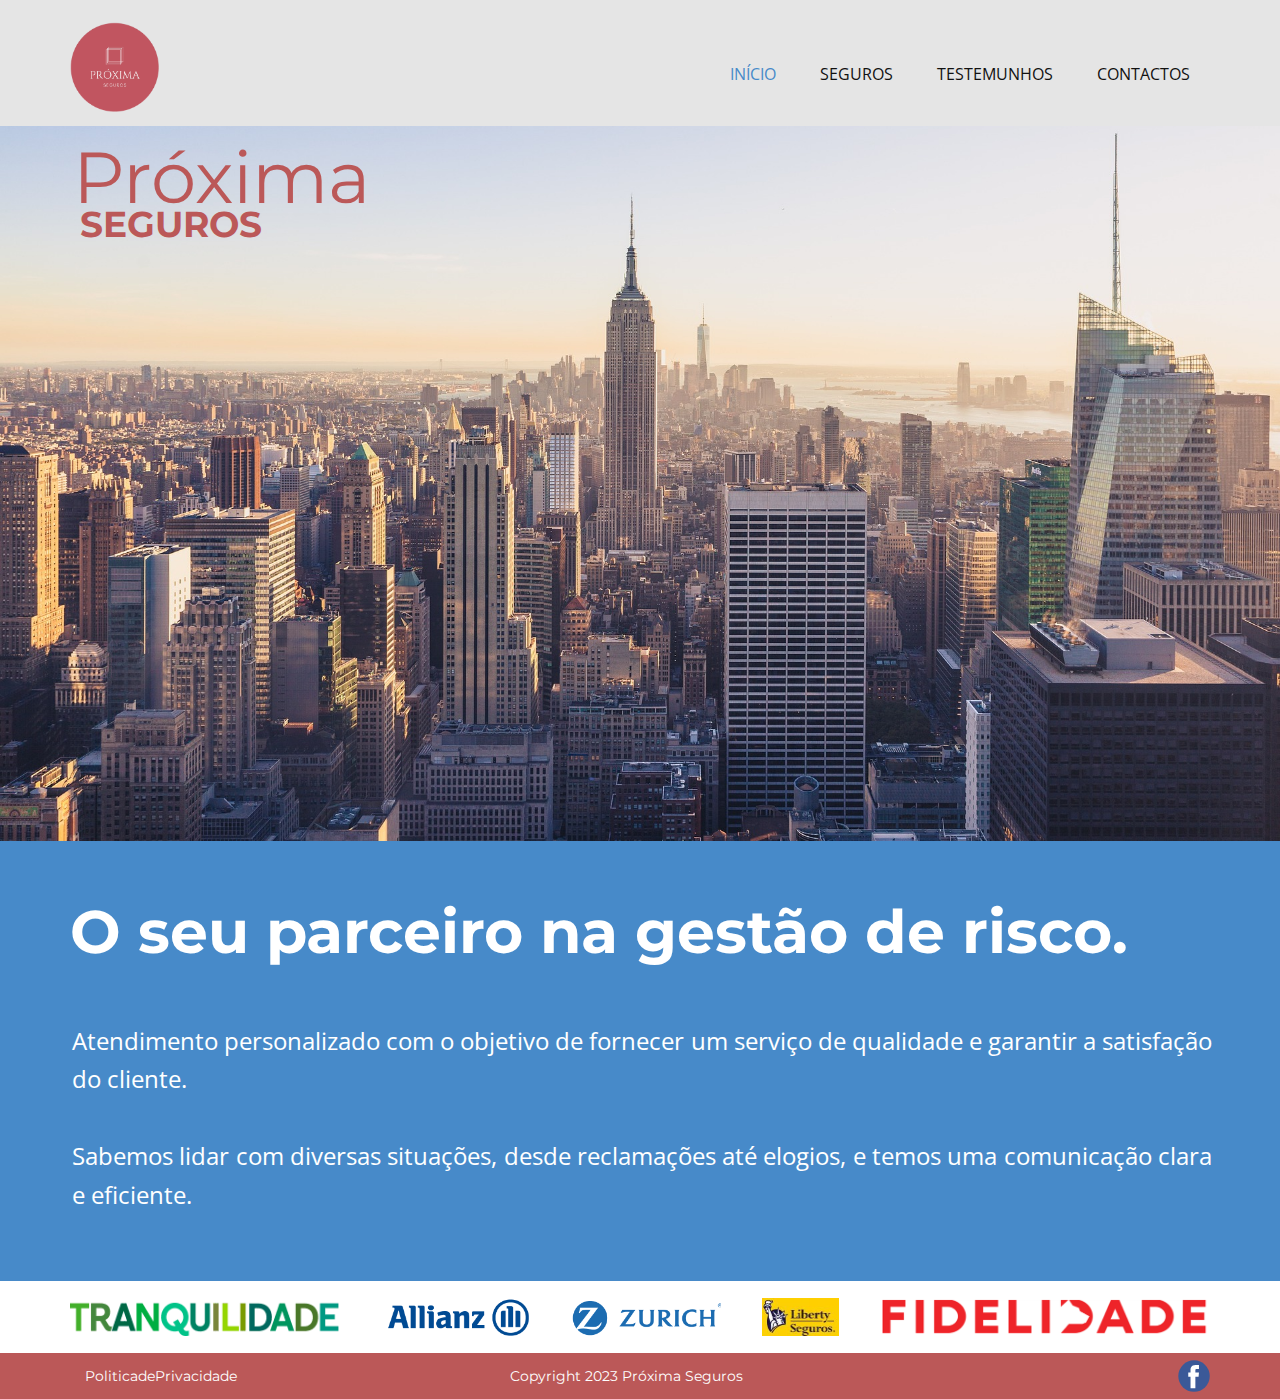
<file: index.html>
<!DOCTYPE html>
<html style="font-size: 16px;" lang="pt">
  <head>
    <meta http-equiv="content-type" content="text/html; charset=utf-8">
    <meta name="viewport" content="width=device-width, initial-scale=1.0">
    <meta name="keywords" content="Próxima Seguros Matosinhos">
    <meta name="description" content="Próxima Seguros, Seguro Automóvel, Seguro Multirriscos Habitação, Seguro de Saúde, Seguro de Vida, Seguro de Acidentes Pessoais, Matosinhos, Bom Preço, Confiança, Simulação, Credibilidade, Dimensão, Segurança">
    <title>INÍCIO</title>
    <link rel="stylesheet" href="nicepage.css" media="screen">
    <link rel="stylesheet" href="IN%C3%8DCIO.css" media="screen">
    <script class="u-script" type="text/javascript" src="jquery.js" defer="defer"></script>
    <script class="u-script" type="text/javascript" src="nicepage.js" defer="defer"></script>
    <meta name="generator" content="Nicepage 6.11.6, nicepage.com">
    <meta property="og:title" content="Próxima Seguros">
    <meta property="og:description" content="O seu parceiro na gestão de risco.">
    <meta property="og:image" content="images/Designsemnome.png">
    <link id="u-theme-google-font" rel="stylesheet" href="https://fonts.googleapis.com/css?family=Roboto:100,100i,300,300i,400,400i,500,500i,700,700i,900,900i%7COpen+Sans:300,300i,400,400i,500,500i,600,600i,700,700i,800,800i">
    <link id="u-page-google-font" rel="stylesheet" href="https://fonts.googleapis.com/css?family=Montserrat:100,100i,200,200i,300,300i,400,400i,500,500i,600,600i,700,700i,800,800i,900,900i">
    <script type="application/ld+json">{
		"@context": "http://schema.org",
		"@type": "Organization",
		"name": "Próxima Seguros",
		"logo": "images/77878.png",
		"sameAs": [
				"http://www.facebook.com/ProximaSeguros"
		]
}</script>
    <meta name="theme-color" content="#478ac9">
    <meta property="og:type" content="website">
    <meta data-intl-tel-input-cdn-path="intlTelInput/">
  </head>
  <body data-home-page="INÍCIO.html" data-home-page-title="INÍCIO" data-path-to-root="./"
    data-include-products="false" class="u-body u-xl-mode" data-lang="pt">
    <header class="u-clearfix u-grey-10 u-header u-header" id="sec-4ce2">
      <div class="u-clearfix u-sheet u-sheet-1"> <a href="IN%C3%8DCIO.html" class="u-image u-logo u-image-1"
          data-image-width="1092" data-image-height="1099" title="INÍCIO"> <img
            src="images/77878.png" class="u-logo-image u-logo-image-1"> </a>
        <nav class="u-menu u-menu-one-level u-offcanvas u-menu-1">
          <div class="menu-collapse" style="font-size: 1rem; letter-spacing: 0px;">
            <a class="u-button-style u-custom-left-right-menu-spacing u-custom-padding-bottom u-custom-top-bottom-menu-spacing u-nav-link u-text-active-palette-1-base u-text-hover-palette-2-base"
              href="#">
              <svg class="u-svg-link" viewBox="0 0 24 24"><use xlink="http://www.w3.org/1999/xlink"
                  xlink:href="#menu-hamburger"></use></svg>
              <svg class="u-svg-content" version="1.1" id="menu-hamburger" viewBox="0 0 16 16"
                x="0px" y="0px" xlink="http://www.w3.org/1999/xlink" xmlns="http://www.w3.org/2000/svg"><g><rect
                    y="1" width="16" height="2"></rect><rect y="7" width="16" height="2"></rect><rect
                    y="13" width="16" height="2"></rect>
                </g></svg> </a> </div>
          <div class="u-custom-menu u-nav-container">
            <ul class="u-nav u-unstyled u-nav-1">
              <li class="u-nav-item"><a class="u-button-style u-nav-link u-text-active-palette-1-base u-text-hover-palette-2-base"
                  href="IN%C3%8DCIO.html" style="padding: 10px 20px;">INÍCIO</a>
              </li>
              <li class="u-nav-item"><a class="u-button-style u-nav-link u-text-active-palette-1-base u-text-hover-palette-2-base"
                  href="SEGUROS.html" style="padding: 10px 20px;">SEGUROS</a>
              </li>
              <li class="u-nav-item"><a class="u-button-style u-nav-link u-text-active-palette-1-base u-text-hover-palette-2-base"
                  href="TESTEMUNHOS.html" style="padding: 10px 20px;">TESTEMUNHOS</a>
              </li>
              <li class="u-nav-item"><a class="u-button-style u-nav-link u-text-active-palette-1-base u-text-hover-palette-2-base"
                  href="CONTACTOS.html" style="padding: 10px 20px;">CONTACTOS</a>
              </li>
            </ul>
          </div>
          <div class="u-custom-menu u-nav-container-collapse">
            <div class="u-black u-container-style u-inner-container-layout u-opacity u-opacity-95 u-sidenav">
              <div class="u-inner-container-layout u-sidenav-overflow">
                <div class="u-menu-close"></div>
                <ul class="u-align-center u-nav u-popupmenu-items u-unstyled u-nav-2">
                  <li class="u-nav-item"><a class="u-button-style u-nav-link" href="IN%C3%8DCIO.html">INÍCIO</a>
                  </li>
                  <li class="u-nav-item"><a class="u-button-style u-nav-link" href="SEGUROS.html">SEGUROS</a>
                  </li>
                  <li class="u-nav-item"><a class="u-button-style u-nav-link" href="TESTEMUNHOS.html">TESTEMUNHOS</a>
                  </li>
                  <li class="u-nav-item"><a class="u-button-style u-nav-link" href="CONTACTOS.html">CONTACTOS</a>
                  </li>
                </ul>
              </div>
            </div>
            <div class="u-black u-menu-overlay u-opacity u-opacity-70"></div>
          </div>
        </nav>
      </div>
    </header>
    <section class="u-clearfix u-image u-section-1" id="sec-e0b2" data-image-width="1920"
      data-image-height="1080">
      <div class="u-clearfix u-sheet u-sheet-1">
        <h1 class="u-custom-font u-font-montserrat u-text u-text-custom-color-1 u-text-default u-text-1">Próxima<br>
        </h1>
        <h3 class="u-custom-font u-font-montserrat u-text u-text-custom-color-1 u-text-default u-text-2">SEGUROS</h3>
      </div>
    </section>
    <section class="u-align-left u-clearfix u-color-scheme-summer-time u-palette-1-base u-section-2"
      id="sec-e8a5">
      <div class="u-clearfix u-sheet u-sheet-1">
        <h1 class="u-align-left u-custom-font u-font-montserrat u-text u-title u-text-1">
          O seu parceiro na gestão de risco.</h1>
        <p class="u-align-justify u-large-text u-text u-text-variant u-text-2">
          Atendimento personalizado com o objetivo de fornecer um serviço de
          qualidade e garantir a satisfação do cliente.&nbsp;<br>
          <br>
          Sabemos lidar com diversas situações, desde reclamações até elogios, e
          temos uma comunicação clara e eficiente.&nbsp; </p>
      </div>
    </section>
    <section class="u-align-center u-clearfix u-valign-middle u-section-3" id="sec-7f5a">
      <div class="u-expanded-width u-gallery u-layout-horizontal u-lightbox u-no-transition u-show-text-none u-gallery-1"
        id="carousel-6a22">
        <div class="u-gallery-inner u-gallery-inner-1" role="listbox">
          <div class="u-gallery-item u-gallery-item-1" data-image-width="291" data-image-height="40"
            data-href="https://www.tranquilidade.pt/" data-target="_blank">
            <div class="u-back-slide"><img class="u-back-image" src="images/Tranquilidade.png">
            </div>
            <div class="u-align-center u-over-slide u-valign-bottom u-over-slide-1"></div>
            <style data-mode="XL"></style>
            <style data-mode="LG"></style>
            <style data-mode="MD"></style>
            <style data-mode="SM"></style>
            <style data-mode="XS"></style>
          </div>
          <div class="u-gallery-item u-gallery-item-2" data-image-width="461" data-image-height="122"
            data-href="https://www.allianz.pt/" data-target="_blank">
            <div class="u-back-slide"><img class="u-back-image" src="images/allianz-logo.png">
            </div>
            <div class="u-align-center u-over-slide u-valign-bottom u-over-slide-2"></div>
            <style data-mode="XL"></style>
            <style data-mode="LG"></style>
            <style data-mode="MD"></style>
            <style data-mode="SM"></style>
            <style data-mode="XS"></style>
          </div>
          <div class="u-gallery-item u-gallery-item-3" data-href="https://www.zurich.com.pt"
            data-target="_blank">
            <div class="u-back-slide" data-image-width="508" data-image-height="130"><img
                class="u-back-image" src="images/zurich_logo_new.png">
            </div>
            <div class="u-align-center u-over-slide u-valign-bottom u-over-slide-3">
              <h3 class="u-gallery-heading">Sample Title</h3>
              <p class="u-gallery-text">Sample Text</p>
            </div>
          </div>
          <div class="u-gallery-item u-gallery-item-4" data-image-width="141" data-image-height="62"
            data-href="https://www.libertyseguros.pt/" data-target="_blank">
            <div class="u-back-slide" data-image-width="155" data-image-height="76"><img
                class="u-back-image" src="images/Liberty.jpg">
            </div>
            <div class="u-align-center u-over-slide u-valign-bottom u-over-slide-4"></div>
            <style data-mode="XL"></style>
            <style data-mode="LG"></style>
            <style data-mode="MD"></style>
            <style data-mode="SM"></style>
            <style data-mode="XS"></style>
          </div>
          <div class="u-gallery-item u-gallery-item-5" data-href="https://www.fidelidade.pt"
            data-target="_blank">
            <div class="u-back-slide" data-image-width="686" data-image-height="79"><img
                class="u-back-image" src="images/logo_fidelidade2.png">
            </div>
            <div class="u-align-center u-over-slide u-valign-bottom u-over-slide-5">
              <p class="u-gallery-text">Sample Text</p>
            </div>
          </div>
        </div>
        <a class="u-absolute-vcenter u-gallery-nav u-gallery-nav-prev u-grey-70 u-hidden u-icon-circle u-opacity u-opacity-70 u-spacing-10 u-text-white u-gallery-nav-1"
          href="#" role="button"> <span aria-hidden="true">
            <svg viewBox="0 0 451.847 451.847"><path d="M97.141,225.92c0-8.095,3.091-16.192,9.259-22.366L300.689,9.27c12.359-12.359,32.397-12.359,44.751,0
c12.354,12.354,12.354,32.388,0,44.748L173.525,225.92l171.903,171.909c12.354,12.354,12.354,32.391,0,44.744c-12.354,12.365-32.386,12.365-44.745,0l-194.29-194.281C100.226,242.115,97.141,234.018,97.141,225.92z"></path></svg>
          </span> <span class="sr-only">
            <svg viewBox="0 0 451.847 451.847"><path d="M97.141,225.92c0-8.095,3.091-16.192,9.259-22.366L300.689,9.27c12.359-12.359,32.397-12.359,44.751,0
c12.354,12.354,12.354,32.388,0,44.748L173.525,225.92l171.903,171.909c12.354,12.354,12.354,32.391,0,44.744c-12.354,12.365-32.386,12.365-44.745,0l-194.29-194.281C100.226,242.115,97.141,234.018,97.141,225.92z"></path></svg>
          </span> </a> <a class="u-absolute-vcenter u-gallery-nav u-gallery-nav-next u-grey-70 u-hidden u-icon-circle u-opacity u-opacity-70 u-spacing-10 u-text-white u-gallery-nav-2"
          href="#" role="button"> <span aria-hidden="true">
            <svg viewBox="0 0 451.846 451.847"><path d="M345.441,248.292L151.154,442.573c-12.359,12.365-32.397,12.365-44.75,0c-12.354-12.354-12.354-32.391,0-44.744
L278.318,225.92L106.409,54.017c-12.354-12.359-12.354-32.394,0-44.748c12.354-12.359,32.391-12.359,44.75,0l194.287,194.284c6.177,6.18,9.262,14.271,9.262,22.366C354.708,234.018,351.617,242.115,345.441,248.292z"></path></svg>
          </span> <span class="sr-only">
            <svg viewBox="0 0 451.846 451.847"><path d="M345.441,248.292L151.154,442.573c-12.359,12.365-32.397,12.365-44.75,0c-12.354-12.354-12.354-32.391,0-44.744
L278.318,225.92L106.409,54.017c-12.354-12.359-12.354-32.394,0-44.748c12.354-12.359,32.391-12.359,44.75,0l194.287,194.284c6.177,6.18,9.262,14.271,9.262,22.366C354.708,234.018,351.617,242.115,345.441,248.292z"></path></svg>
          </span> </a> </div>
    </section>
    <footer class="u-align-center u-clearfix u-custom-color-1 u-footer u-footer"
      id="sec-3bac">
      <div class="u-clearfix u-sheet u-sheet-1">
        <div class="u-social-icons u-spacing-10 u-social-icons-1"> <a class="u-social-url"
            title="facebook" target="_blank" href="http://www.facebook.com/ProximaSeguros"><span
              class="u-icon u-social-facebook u-social-icon u-icon-1"><svg class="u-svg-link"
                preserveAspectRatio="xMidYMin slice" viewBox="0 0 112 112" style=""><use
                  xlink="http://www.w3.org/1999/xlink" xlink:href="#svg-c366"></use></svg><svg
                class="u-svg-content" viewBox="0 0 112 112" x="0" y="0" id="svg-c366"><circle
                  fill="currentColor" cx="56.1" cy="56.1" r="55"></circle><path
                  fill="#FFFFFF" d="M73.5,31.6h-9.1c-1.4,0-3.6,0.8-3.6,3.9v8.5h12.6L72,58.3H60.8v40.8H43.9V58.3h-8V43.9h8v-9.2
c0-6.7,3.1-17,17-17h12.5v13.9H73.5z"></path></svg></span> </a> </div>
        <p class="u-custom-font u-font-montserrat u-small-text u-text u-text-variant u-text-1">Copyright
          2023 Próxima Seguros</p>
        <h6 class="u-custom-font u-font-montserrat u-headline u-text u-text-default u-text-2">
          <a class="u-active-none u-border-none u-btn u-button-link u-button-style u-hover-none u-none u-text-white u-btn-1"
            data-href="PoliticadePrivacidade.html" data-target="_blank" href="PoliticadePrivacidade.html"
            rel="nofollow">PoliticadePrivacidade</a> </h6>
      </div>
    </footer>
  </body>
</html>
</file>
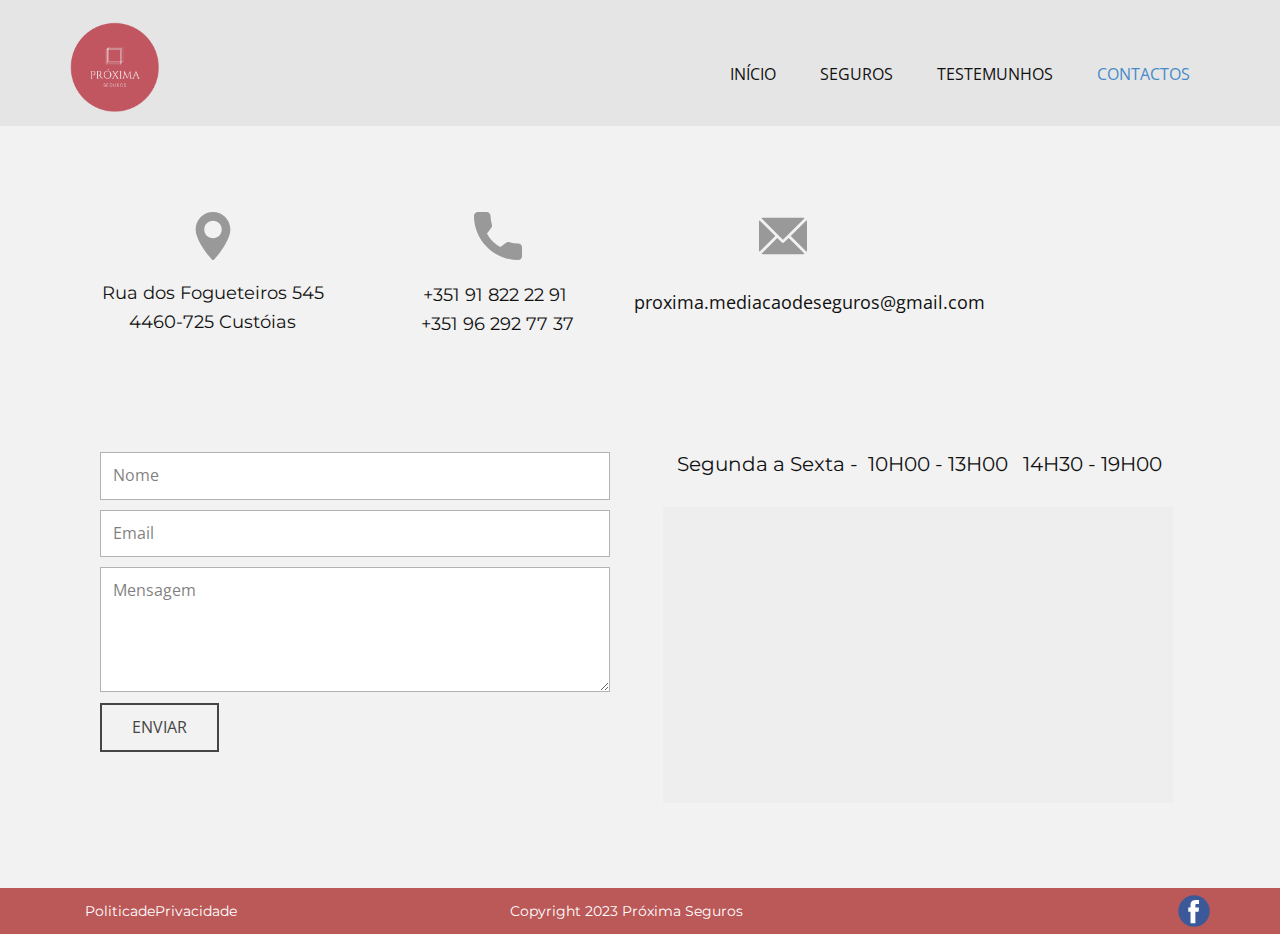
<file: CONTACTOS.html>
<!DOCTYPE html>
<html style="font-size: 16px;" lang="pt">
  <head>
    <meta http-equiv="content-type" content="text/html; charset=utf-8">
    <meta name="viewport" content="width=device-width, initial-scale=1.0">
    <meta name="keywords" content="Contactos da empresa">
    <meta name="description" content="Próxima Seguros, Seguro Automóvel, Seguro Multirriscos Habitação, Seguro de Saúde, Seguro de Vida, Seguro de Acidentes Pessoais, Matosinhos, Bom Preço, Confiança, Simulação, Credibilidade, Dimensão, Segurança">
    <title>CONTACTOS</title>
    <link rel="stylesheet" href="nicepage.css" media="screen">
    <link rel="stylesheet" href="CONTACTOS.css" media="screen">
    <script class="u-script" type="text/javascript" src="jquery.js" defer="defer"></script>
    <script class="u-script" type="text/javascript" src="nicepage.js" defer="defer"></script>
    <meta name="generator" content="Nicepage 6.11.6, nicepage.com">
    <meta name="referrer" content="origin">
    <meta property="og:description" content="Contactos da empresa">
    <meta property="og:image" content="images/77878.png">
    <link id="u-theme-google-font" rel="stylesheet" href="https://fonts.googleapis.com/css?family=Roboto:100,100i,300,300i,400,400i,500,500i,700,700i,900,900i%7COpen+Sans:300,300i,400,400i,500,500i,600,600i,700,700i,800,800i">
    <link id="u-page-google-font" rel="stylesheet" href="https://fonts.googleapis.com/css?family=Montserrat:100,100i,200,200i,300,300i,400,400i,500,500i,600,600i,700,700i,800,800i,900,900i">
    <script type="application/ld+json">{
		"@context": "http://schema.org",
		"@type": "Organization",
		"name": "Próxima Seguros",
		"logo": "images/77878.png?rand=525e",
		"sameAs": [
				"http://www.facebook.com/ProximaSeguros"
		]
}</script>
    <meta name="theme-color" content="#478ac9">
    <meta property="og:title" content="CONTACTOS">
    <meta property="og:type" content="website">
    <meta data-intl-tel-input-cdn-path="intlTelInput/">
  </head>
  <body data-path-to-root="./" data-include-products="false" class="u-body u-xl-mode"
    data-lang="pt">
    <header class="u-clearfix u-grey-10 u-header u-header" id="sec-4ce2">
      <div class="u-clearfix u-sheet u-sheet-1"> <a href="IN%C3%8DCIO.html" class="u-image u-logo u-image-1"
          data-image-width="1092" data-image-height="1099" title="INÍCIO"> <img
            src="images/77878.png?rand=525e" class="u-logo-image u-logo-image-1">
        </a>
        <nav class="u-menu u-menu-one-level u-offcanvas u-menu-1">
          <div class="menu-collapse" style="font-size: 1rem; letter-spacing: 0px;">
            <a class="u-button-style u-custom-left-right-menu-spacing u-custom-padding-bottom u-custom-top-bottom-menu-spacing u-nav-link u-text-active-palette-1-base u-text-hover-palette-2-base"
              href="#">
              <svg class="u-svg-link" viewBox="0 0 24 24"><use xlink="http://www.w3.org/1999/xlink"
                  xlink:href="#menu-hamburger"></use></svg>
              <svg class="u-svg-content" version="1.1" id="menu-hamburger" viewBox="0 0 16 16"
                x="0px" y="0px" xlink="http://www.w3.org/1999/xlink" xmlns="http://www.w3.org/2000/svg"><g><rect
                    y="1" width="16" height="2"></rect><rect y="7" width="16" height="2"></rect><rect
                    y="13" width="16" height="2"></rect>
                </g></svg> </a> </div>
          <div class="u-custom-menu u-nav-container">
            <ul class="u-nav u-unstyled u-nav-1">
              <li class="u-nav-item"><a class="u-button-style u-nav-link u-text-active-palette-1-base u-text-hover-palette-2-base"
                  href="IN%C3%8DCIO.html" style="padding: 10px 20px;">INÍCIO</a>
              </li>
              <li class="u-nav-item"><a class="u-button-style u-nav-link u-text-active-palette-1-base u-text-hover-palette-2-base"
                  href="SEGUROS.html" style="padding: 10px 20px;">SEGUROS</a>
              </li>
              <li class="u-nav-item"><a class="u-button-style u-nav-link u-text-active-palette-1-base u-text-hover-palette-2-base"
                  href="TESTEMUNHOS.html" style="padding: 10px 20px;">TESTEMUNHOS</a>
              </li>
              <li class="u-nav-item"><a class="u-button-style u-nav-link u-text-active-palette-1-base u-text-hover-palette-2-base"
                  href="CONTACTOS.html" style="padding: 10px 20px;">CONTACTOS</a>
              </li>
            </ul>
          </div>
          <div class="u-custom-menu u-nav-container-collapse">
            <div class="u-black u-container-style u-inner-container-layout u-opacity u-opacity-95 u-sidenav">
              <div class="u-inner-container-layout u-sidenav-overflow">
                <div class="u-menu-close"></div>
                <ul class="u-align-center u-nav u-popupmenu-items u-unstyled u-nav-2">
                  <li class="u-nav-item"><a class="u-button-style u-nav-link" href="IN%C3%8DCIO.html">INÍCIO</a>
                  </li>
                  <li class="u-nav-item"><a class="u-button-style u-nav-link" href="SEGUROS.html">SEGUROS</a>
                  </li>
                  <li class="u-nav-item"><a class="u-button-style u-nav-link" href="TESTEMUNHOS.html">TESTEMUNHOS</a>
                  </li>
                  <li class="u-nav-item"><a class="u-button-style u-nav-link" href="CONTACTOS.html">CONTACTOS</a>
                  </li>
                </ul>
              </div>
            </div>
            <div class="u-black u-menu-overlay u-opacity u-opacity-70"></div>
          </div>
        </nav>
      </div>
    </header>
    <section class="u-align-center u-clearfix u-grey-5 u-section-1" id="carousel_b717">
      <div class="u-clearfix u-sheet u-sheet-1">
        <div class="custom-expanded data-layout-selected u-clearfix u-layout-wrap u-layout-wrap-1">
          <div class="u-layout">
            <div class="u-layout-col">
              <div class="u-size-30">
                <div class="u-layout-row">
                  <div class="u-align-center u-container-style u-layout-cell u-left-cell u-size-15 u-size-30-md u-layout-cell-1">
                    <div class="u-container-layout u-valign-top u-container-layout-1"><span
                        class="u-icon u-icon-circle u-text-grey-40 u-icon-1"><svg
                          class="u-svg-link" preserveAspectRatio="xMidYMin slice"
                          viewBox="0 0 512 512" style=""><use xlink="http://www.w3.org/1999/xlink"
                            xlink:href="#svg-cb8a"></use></svg><svg class="u-svg-content"
                          viewBox="0 0 512 512" x="0px" y="0px" id="svg-cb8a" style="enable-background:new 0 0 512 512;"><g><g><path
                                d="M256,0C153.755,0,70.573,83.182,70.573,185.426c0,126.888,165.939,313.167,173.004,321.035    c6.636,7.391,18.222,7.378,24.846,0c7.065-7.868,173.004-194.147,173.004-321.035C441.425,83.182,358.244,0,256,0z M256,278.719    c-51.442,0-93.292-41.851-93.292-93.293S204.559,92.134,256,92.134s93.291,41.851,93.291,93.293S307.441,278.719,256,278.719z"></path>
                            </g>
                          </g></svg></span>
                      <p class="u-custom-font u-font-montserrat u-text u-text-1">Rua
                        dos Fogueteiros 545<br>
                        4460-725 Custóias </p>
                    </div>
                  </div>
                  <div class="u-align-center u-container-style u-layout-cell u-size-15 u-size-30-md u-layout-cell-2">
                    <div class="u-container-layout u-valign-top u-container-layout-2"><span
                        class="u-icon u-icon-circle u-text-grey-40 u-icon-2"><svg
                          class="u-svg-link" preserveAspectRatio="xMidYMin slice"
                          viewBox="0 0 384 384" style=""><use xlink="http://www.w3.org/1999/xlink"
                            xlink:href="#svg-84d5"></use></svg><svg class="u-svg-content"
                          viewBox="0 0 384 384" x="0px" y="0px" id="svg-84d5" style="enable-background:new 0 0 384 384;"><g><g><path
                                d="M353.188,252.052c-23.51,0-46.594-3.677-68.469-10.906c-10.719-3.656-23.896-0.302-30.438,6.417l-43.177,32.594    c-50.073-26.729-80.917-57.563-107.281-107.26l31.635-42.052c8.219-8.208,11.167-20.198,7.635-31.448    c-7.26-21.99-10.948-45.063-10.948-68.583C132.146,13.823,118.323,0,101.333,0H30.813C13.823,0,0,13.823,0,30.813    C0,225.563,158.438,384,353.188,384c16.99,0,30.813-13.823,30.813-30.813v-70.323C384,265.875,370.177,252.052,353.188,252.052z"></path>
                            </g>
                          </g></svg></span>
                      <p class="u-custom-font u-font-montserrat u-text u-text-2">
                        +351 91 822 22 91&nbsp;<br>
                        +351 96 292 77 37 </p>
                    </div>
                  </div>
                  <div class="u-container-style u-layout-cell u-size-15 u-size-30-md u-layout-cell-3">
                    <div class="u-container-layout u-valign-top u-container-layout-3"><span
                        class="u-icon u-icon-circle u-text-grey-40 u-icon-3"><svg
                          class="u-svg-link" preserveAspectRatio="xMidYMin slice"
                          viewBox="0 0 512 512" style=""><use xlink="http://www.w3.org/1999/xlink"
                            xlink:href="#svg-2a03"></use></svg><svg class="u-svg-content"
                          viewBox="0 0 512 512" x="0px" y="0px" id="svg-2a03" style="enable-background:new 0 0 512 512;"><g><g><path
                                d="M467,61H45c-6.927,0-13.412,1.703-19.279,4.51L255,294.789l51.389-49.387c0,0,0.004-0.005,0.005-0.007    c0.001-0.002,0.005-0.004,0.005-0.004L486.286,65.514C480.418,62.705,473.929,61,467,61z"></path>
                            </g>
                          </g><g><g><path d="M507.496,86.728L338.213,256.002L507.49,425.279c2.807-5.867,4.51-12.352,4.51-19.279V106    C512,99.077,510.301,92.593,507.496,86.728z"></path>
                            </g>
                          </g><g><g><path d="M4.51,86.721C1.703,92.588,0,99.073,0,106v300c0,6.923,1.701,13.409,4.506,19.274L173.789,256L4.51,86.721z"></path>
                            </g>
                          </g><g><g><path d="M317.002,277.213l-51.396,49.393c-2.93,2.93-6.768,4.395-10.605,4.395s-7.676-1.465-10.605-4.395L195,277.211    L25.714,446.486C31.582,449.295,38.071,451,45,451h422c6.927,0,13.412-1.703,19.279-4.51L317.002,277.213z"></path>
                            </g>
                          </g></svg></span>
                      <p class="u-align-center u-text u-text-3">proxima.mediacaodeseguros@gmail.com</p>
                    </div>
                  </div>
                  <div class="u-container-style u-layout-cell u-right-cell u-size-15 u-size-30-md u-layout-cell-4">
                    <div class="u-container-layout u-container-layout-4"></div>
                  </div>
                </div>
              </div>
              <div class="u-size-30">
                <div class="u-layout-row">
                  <div class="u-size-30">
                    <div class="u-layout-col">
                      <div class="u-container-style u-layout-cell u-left-cell u-size-60 u-layout-cell-5">
                        <div class="u-container-layout u-valign-top u-container-layout-5">
                          <div class="u-form u-form-1">
                            <form action="https://forms.nicepagesrv.com/v2/form/process"
                              class="u-clearfix u-form-spacing-10 u-form-vertical u-inner-form"
                              style="padding: 0;" source="email" name="form">
                              <div class="u-form-group u-form-name"> <label for="name-3d90"
                                  class="u-form-control-hidden u-label">Name</label>
                                <input placeholder="Nome" id="name-3d90" name="name"
                                  class="u-input u-input-rectangle" required=""
                                  type="text"> </div>
                              <div class="u-form-email u-form-group"> <label for="email-3d90"
                                  class="u-form-control-hidden u-label">Email</label>
                                <input placeholder="Email" id="email-3d90" name="email"
                                  class="u-input u-input-rectangle" required=""
                                  type="email"> </div>
                              <div class="u-form-group u-form-message"> <label
                                  for="message-3d90" class="u-form-control-hidden u-label">Message</label>
                                <textarea placeholder="Mensagem" rows="4" cols="50"
id="message-3d90" name="message" class="u-input u-input-rectangle" required=""></textarea>
                              </div>
                              <div class="u-align-left u-form-group u-form-submit">
                                <a href="#" class="u-border-2 u-border-grey-dark-1 u-btn u-btn-rectangle u-btn-submit u-button-style u-none u-btn-1">ENVIAR
                                  </a> <input value="submit" class="u-form-control-hidden"
type="submit"> </div>
                              <div class="u-form-send-message u-form-send-success">
                                Thank you! Your message has been sent. </div>
                              <div class="u-form-send-error u-form-send-message">
                                Unable to send your message. Please fix errors
                                then try again. </div>
                              <input value="" name="recaptchaResponse" type="hidden">
                              <input name="formServices" value="d3a5ee9d-683b-0dbb-b987-726688fa9d59"
                                type="hidden"> </form>
                          </div>
                        </div>
                      </div>
                    </div>
                  </div>
                  <div class="u-size-30">
                    <div class="u-layout-col">
                      <div class="u-container-style u-layout-cell u-right-cell u-size-60 u-layout-cell-6">
                        <div class="u-container-layout u-container-layout-6">
                          <h5 class="u-custom-font u-font-montserrat u-text u-text-4">Segunda
                            a Sexta -&nbsp; 10H00 - 13H00&nbsp; &nbsp;14H30 -
                            19H00&nbsp;</h5>
                          <div class="u-grey-light-2 u-map u-map-1">
                            <div class="embed-responsive"> <iframe class="embed-responsive-item"
                                src="https://maps.google.com/maps?output=embed&amp;q=Rua%20dos%20Fogueteiros%20545%20Cust%C3%B3ias&amp;z=10&amp;t=m"
                                data-map="JTdCJTIyYWRkcmVzcyUyMiUzQSUyMlJ1YSUyMGRvcyUyMEZvZ3VldGVpcm9zJTIwNTQ1JTIwQ3VzdCVDMyVCM2lhcyUyMiUyQyUyMnpvb20lMjIlM0ExMCUyQyUyMnR5cGVJZCUyMiUzQSUyMnJvYWQlMjIlMkMlMjJsYW5nJTIyJTNBJTIyJTIyJTdE"></iframe>
                            </div>
                          </div>
                        </div>
                      </div>
                    </div>
                  </div>
                </div>
              </div>
            </div>
          </div>
        </div>
      </div>
    </section>
    <footer class="u-align-center u-clearfix u-custom-color-1 u-footer u-footer"
      id="sec-3bac">
      <div class="u-clearfix u-sheet u-sheet-1">
        <div class="u-social-icons u-spacing-10 u-social-icons-1"> <a class="u-social-url"
            title="facebook" target="_blank" href="http://www.facebook.com/ProximaSeguros"><span
              class="u-icon u-social-facebook u-social-icon u-icon-1"><svg class="u-svg-link"
                preserveAspectRatio="xMidYMin slice" viewBox="0 0 112 112" style=""><use
                  xlink="http://www.w3.org/1999/xlink" xlink:href="#svg-c366"></use></svg><svg
                class="u-svg-content" viewBox="0 0 112 112" x="0" y="0" id="svg-c366"><circle
                  fill="currentColor" cx="56.1" cy="56.1" r="55"></circle><path
                  fill="#FFFFFF" d="M73.5,31.6h-9.1c-1.4,0-3.6,0.8-3.6,3.9v8.5h12.6L72,58.3H60.8v40.8H43.9V58.3h-8V43.9h8v-9.2
c0-6.7,3.1-17,17-17h12.5v13.9H73.5z"></path></svg></span> </a> </div>
        <p class="u-custom-font u-font-montserrat u-small-text u-text u-text-variant u-text-1">Copyright
          2023 Próxima Seguros</p>
        <h6 class="u-custom-font u-font-montserrat u-headline u-text u-text-default u-text-2">
          <a class="u-active-none u-border-none u-btn u-button-link u-button-style u-hover-none u-none u-text-white u-btn-1"
            data-href="PoliticadePrivacidade.html" data-target="_blank" href="PoliticadePrivacidade.html"
            rel="nofollow">PoliticadePrivacidade</a> </h6>
      </div>
    </footer>
  </body>
</html>
</file>
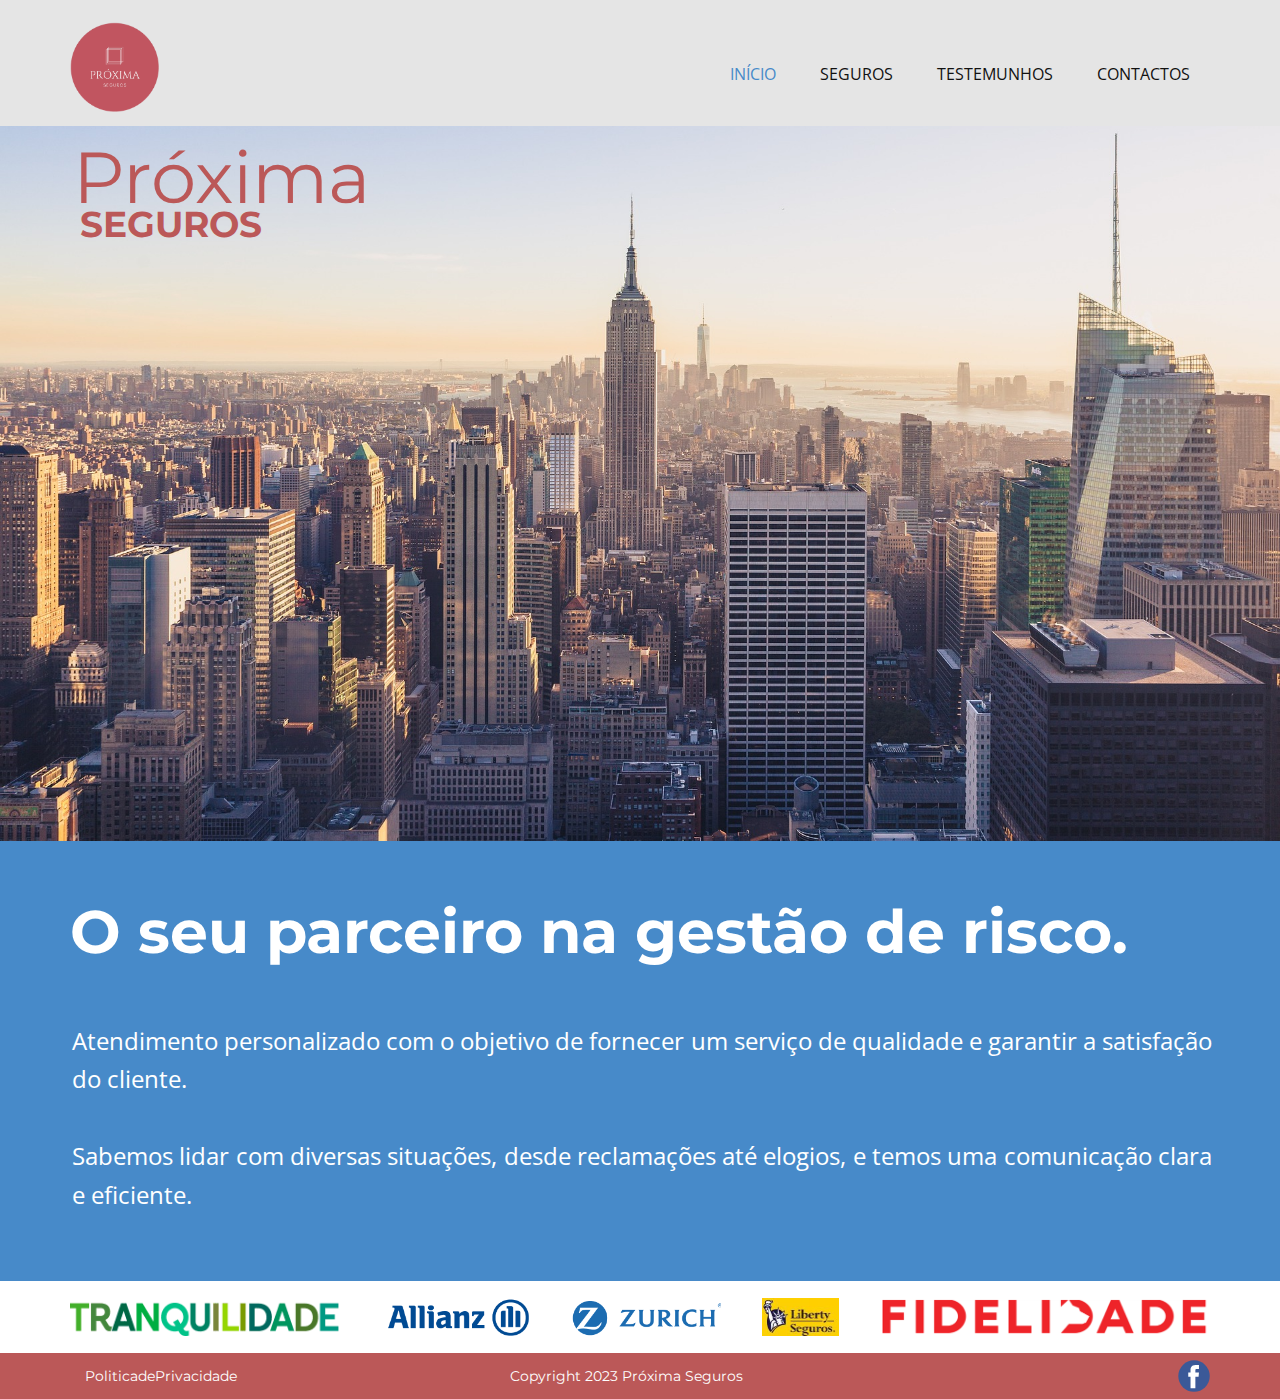
<file: INÍCIO.html>
<!DOCTYPE html>
<html style="font-size: 16px;" lang="pt">
  <head>
    <meta http-equiv="content-type" content="text/html; charset=utf-8">
    <meta name="viewport" content="width=device-width, initial-scale=1.0">
    <meta name="keywords" content="Próxima Seguros Matosinhos">
    <meta name="description" content="Próxima Seguros, Seguro Automóvel, Seguro Multirriscos Habitação, Seguro de Saúde, Seguro de Vida, Seguro de Acidentes Pessoais, Matosinhos, Bom Preço, Confiança, Simulação, Credibilidade, Dimensão, Segurança">
    <title>INÍCIO</title>
    <link rel="stylesheet" href="nicepage.css" media="screen">
    <link rel="stylesheet" href="IN%C3%8DCIO.css" media="screen">
    <script class="u-script" type="text/javascript" src="jquery.js" defer="defer"></script>
    <script class="u-script" type="text/javascript" src="nicepage.js" defer="defer"></script>
    <meta name="generator" content="Nicepage 6.11.6, nicepage.com">
    <meta property="og:title" content="Próxima Seguros">
    <meta property="og:description" content="O seu parceiro na gestão de risco.">
    <meta property="og:image" content="images/Designsemnome.png">
    <link id="u-theme-google-font" rel="stylesheet" href="https://fonts.googleapis.com/css?family=Roboto:100,100i,300,300i,400,400i,500,500i,700,700i,900,900i%7COpen+Sans:300,300i,400,400i,500,500i,600,600i,700,700i,800,800i">
    <link id="u-page-google-font" rel="stylesheet" href="https://fonts.googleapis.com/css?family=Montserrat:100,100i,200,200i,300,300i,400,400i,500,500i,600,600i,700,700i,800,800i,900,900i">
    <script type="application/ld+json">{
		"@context": "http://schema.org",
		"@type": "Organization",
		"name": "Próxima Seguros",
		"logo": "images/77878.png",
		"sameAs": [
				"http://www.facebook.com/ProximaSeguros"
		]
}</script>
    <meta name="theme-color" content="#478ac9">
    <meta property="og:type" content="website">
    <meta data-intl-tel-input-cdn-path="intlTelInput/">
  </head>
  <body data-path-to-root="./" data-include-products="false" class="u-body u-xl-mode"
    data-lang="pt">
    <header class="u-clearfix u-grey-10 u-header u-header" id="sec-4ce2">
      <div class="u-clearfix u-sheet u-sheet-1"> <a href="IN%C3%8DCIO.html" class="u-image u-logo u-image-1"
          data-image-width="1092" data-image-height="1099" title="INÍCIO"> <img
            src="images/77878.png" class="u-logo-image u-logo-image-1"> </a>
        <nav class="u-menu u-menu-one-level u-offcanvas u-menu-1">
          <div class="menu-collapse" style="font-size: 1rem; letter-spacing: 0px;">
            <a class="u-button-style u-custom-left-right-menu-spacing u-custom-padding-bottom u-custom-top-bottom-menu-spacing u-nav-link u-text-active-palette-1-base u-text-hover-palette-2-base"
              href="#">
              <svg class="u-svg-link" viewBox="0 0 24 24"><use xlink="http://www.w3.org/1999/xlink"
                  xlink:href="#menu-hamburger"></use></svg>
              <svg class="u-svg-content" version="1.1" id="menu-hamburger" viewBox="0 0 16 16"
                x="0px" y="0px" xlink="http://www.w3.org/1999/xlink" xmlns="http://www.w3.org/2000/svg"><g><rect
                    y="1" width="16" height="2"></rect><rect y="7" width="16" height="2"></rect><rect
                    y="13" width="16" height="2"></rect>
                </g></svg> </a> </div>
          <div class="u-custom-menu u-nav-container">
            <ul class="u-nav u-unstyled u-nav-1">
              <li class="u-nav-item"><a class="u-button-style u-nav-link u-text-active-palette-1-base u-text-hover-palette-2-base"
                  href="IN%C3%8DCIO.html" style="padding: 10px 20px;">INÍCIO</a>
              </li>
              <li class="u-nav-item"><a class="u-button-style u-nav-link u-text-active-palette-1-base u-text-hover-palette-2-base"
                  href="SEGUROS.html" style="padding: 10px 20px;">SEGUROS</a>
              </li>
              <li class="u-nav-item"><a class="u-button-style u-nav-link u-text-active-palette-1-base u-text-hover-palette-2-base"
                  href="TESTEMUNHOS.html" style="padding: 10px 20px;">TESTEMUNHOS</a>
              </li>
              <li class="u-nav-item"><a class="u-button-style u-nav-link u-text-active-palette-1-base u-text-hover-palette-2-base"
                  href="CONTACTOS.html" style="padding: 10px 20px;">CONTACTOS</a>
              </li>
            </ul>
          </div>
          <div class="u-custom-menu u-nav-container-collapse">
            <div class="u-black u-container-style u-inner-container-layout u-opacity u-opacity-95 u-sidenav">
              <div class="u-inner-container-layout u-sidenav-overflow">
                <div class="u-menu-close"></div>
                <ul class="u-align-center u-nav u-popupmenu-items u-unstyled u-nav-2">
                  <li class="u-nav-item"><a class="u-button-style u-nav-link" href="IN%C3%8DCIO.html">INÍCIO</a>
                  </li>
                  <li class="u-nav-item"><a class="u-button-style u-nav-link" href="SEGUROS.html">SEGUROS</a>
                  </li>
                  <li class="u-nav-item"><a class="u-button-style u-nav-link" href="TESTEMUNHOS.html">TESTEMUNHOS</a>
                  </li>
                  <li class="u-nav-item"><a class="u-button-style u-nav-link" href="CONTACTOS.html">CONTACTOS</a>
                  </li>
                </ul>
              </div>
            </div>
            <div class="u-black u-menu-overlay u-opacity u-opacity-70"></div>
          </div>
        </nav>
      </div>
    </header>
    <section class="u-clearfix u-image u-section-1" id="sec-e0b2" data-image-width="1920"
      data-image-height="1080">
      <div class="u-clearfix u-sheet u-sheet-1">
        <h1 class="u-custom-font u-font-montserrat u-text u-text-custom-color-1 u-text-default u-text-1">Próxima<br>
        </h1>
        <h3 class="u-custom-font u-font-montserrat u-text u-text-custom-color-1 u-text-default u-text-2">SEGUROS</h3>
      </div>
    </section>
    <section class="u-align-left u-clearfix u-color-scheme-summer-time u-palette-1-base u-section-2"
      id="sec-e8a5">
      <div class="u-clearfix u-sheet u-sheet-1">
        <h1 class="u-align-left u-custom-font u-font-montserrat u-text u-title u-text-1">
          O seu parceiro na gestão de risco.</h1>
        <p class="u-align-justify u-large-text u-text u-text-variant u-text-2">
          Atendimento personalizado com o objetivo de fornecer um serviço de
          qualidade e garantir a satisfação do cliente.&nbsp;<br>
          <br>
          Sabemos lidar com diversas situações, desde reclamações até elogios, e
          temos uma comunicação clara e eficiente.&nbsp; </p>
      </div>
    </section>
    <section class="u-align-center u-clearfix u-valign-middle u-section-3" id="sec-7f5a">
      <div class="u-expanded-width u-gallery u-layout-horizontal u-lightbox u-no-transition u-show-text-none u-gallery-1"
        id="carousel-6a22">
        <div class="u-gallery-inner u-gallery-inner-1" role="listbox">
          <div class="u-gallery-item u-gallery-item-1" data-image-width="291" data-image-height="40"
            data-href="https://www.tranquilidade.pt/" data-target="_blank">
            <div class="u-back-slide"><img class="u-back-image" src="images/Tranquilidade.png">
            </div>
            <div class="u-align-center u-over-slide u-valign-bottom u-over-slide-1"></div>
            <style data-mode="XL"></style>
            <style data-mode="LG"></style>
            <style data-mode="MD"></style>
            <style data-mode="SM"></style>
            <style data-mode="XS"></style>
          </div>
          <div class="u-gallery-item u-gallery-item-2" data-image-width="461" data-image-height="122"
            data-href="https://www.allianz.pt/" data-target="_blank">
            <div class="u-back-slide"><img class="u-back-image" src="images/allianz-logo.png">
            </div>
            <div class="u-align-center u-over-slide u-valign-bottom u-over-slide-2"></div>
            <style data-mode="XL"></style>
            <style data-mode="LG"></style>
            <style data-mode="MD"></style>
            <style data-mode="SM"></style>
            <style data-mode="XS"></style>
          </div>
          <div class="u-gallery-item u-gallery-item-3" data-href="https://www.zurich.com.pt"
            data-target="_blank">
            <div class="u-back-slide" data-image-width="508" data-image-height="130"><img
                class="u-back-image" src="images/zurich_logo_new.png">
            </div>
            <div class="u-align-center u-over-slide u-valign-bottom u-over-slide-3">
              <h3 class="u-gallery-heading">Sample Title</h3>
              <p class="u-gallery-text">Sample Text</p>
            </div>
          </div>
          <div class="u-gallery-item u-gallery-item-4" data-image-width="141" data-image-height="62"
            data-href="https://www.libertyseguros.pt/" data-target="_blank">
            <div class="u-back-slide" data-image-width="155" data-image-height="76"><img
                class="u-back-image" src="images/Liberty.jpg">
            </div>
            <div class="u-align-center u-over-slide u-valign-bottom u-over-slide-4"></div>
            <style data-mode="XL"></style>
            <style data-mode="LG"></style>
            <style data-mode="MD"></style>
            <style data-mode="SM"></style>
            <style data-mode="XS"></style>
          </div>
          <div class="u-gallery-item u-gallery-item-5" data-href="https://www.fidelidade.pt"
            data-target="_blank">
            <div class="u-back-slide" data-image-width="686" data-image-height="79"><img
                class="u-back-image" src="images/logo_fidelidade2.png">
            </div>
            <div class="u-align-center u-over-slide u-valign-bottom u-over-slide-5">
              <p class="u-gallery-text">Sample Text</p>
            </div>
          </div>
        </div>
        <a class="u-absolute-vcenter u-gallery-nav u-gallery-nav-prev u-grey-70 u-hidden u-icon-circle u-opacity u-opacity-70 u-spacing-10 u-text-white u-gallery-nav-1"
          href="#" role="button"> <span aria-hidden="true">
            <svg viewBox="0 0 451.847 451.847"><path d="M97.141,225.92c0-8.095,3.091-16.192,9.259-22.366L300.689,9.27c12.359-12.359,32.397-12.359,44.751,0
c12.354,12.354,12.354,32.388,0,44.748L173.525,225.92l171.903,171.909c12.354,12.354,12.354,32.391,0,44.744c-12.354,12.365-32.386,12.365-44.745,0l-194.29-194.281C100.226,242.115,97.141,234.018,97.141,225.92z"></path></svg>
          </span> <span class="sr-only">
            <svg viewBox="0 0 451.847 451.847"><path d="M97.141,225.92c0-8.095,3.091-16.192,9.259-22.366L300.689,9.27c12.359-12.359,32.397-12.359,44.751,0
c12.354,12.354,12.354,32.388,0,44.748L173.525,225.92l171.903,171.909c12.354,12.354,12.354,32.391,0,44.744c-12.354,12.365-32.386,12.365-44.745,0l-194.29-194.281C100.226,242.115,97.141,234.018,97.141,225.92z"></path></svg>
          </span> </a> <a class="u-absolute-vcenter u-gallery-nav u-gallery-nav-next u-grey-70 u-hidden u-icon-circle u-opacity u-opacity-70 u-spacing-10 u-text-white u-gallery-nav-2"
          href="#" role="button"> <span aria-hidden="true">
            <svg viewBox="0 0 451.846 451.847"><path d="M345.441,248.292L151.154,442.573c-12.359,12.365-32.397,12.365-44.75,0c-12.354-12.354-12.354-32.391,0-44.744
L278.318,225.92L106.409,54.017c-12.354-12.359-12.354-32.394,0-44.748c12.354-12.359,32.391-12.359,44.75,0l194.287,194.284c6.177,6.18,9.262,14.271,9.262,22.366C354.708,234.018,351.617,242.115,345.441,248.292z"></path></svg>
          </span> <span class="sr-only">
            <svg viewBox="0 0 451.846 451.847"><path d="M345.441,248.292L151.154,442.573c-12.359,12.365-32.397,12.365-44.75,0c-12.354-12.354-12.354-32.391,0-44.744
L278.318,225.92L106.409,54.017c-12.354-12.359-12.354-32.394,0-44.748c12.354-12.359,32.391-12.359,44.75,0l194.287,194.284c6.177,6.18,9.262,14.271,9.262,22.366C354.708,234.018,351.617,242.115,345.441,248.292z"></path></svg>
          </span> </a> </div>
    </section>
    <footer class="u-align-center u-clearfix u-custom-color-1 u-footer u-footer"
      id="sec-3bac">
      <div class="u-clearfix u-sheet u-sheet-1">
        <div class="u-social-icons u-spacing-10 u-social-icons-1"> <a class="u-social-url"
            title="facebook" target="_blank" href="http://www.facebook.com/ProximaSeguros"><span
              class="u-icon u-social-facebook u-social-icon u-icon-1"><svg class="u-svg-link"
                preserveAspectRatio="xMidYMin slice" viewBox="0 0 112 112" style=""><use
                  xlink="http://www.w3.org/1999/xlink" xlink:href="#svg-c366"></use></svg><svg
                class="u-svg-content" viewBox="0 0 112 112" x="0" y="0" id="svg-c366"><circle
                  fill="currentColor" cx="56.1" cy="56.1" r="55"></circle><path
                  fill="#FFFFFF" d="M73.5,31.6h-9.1c-1.4,0-3.6,0.8-3.6,3.9v8.5h12.6L72,58.3H60.8v40.8H43.9V58.3h-8V43.9h8v-9.2
c0-6.7,3.1-17,17-17h12.5v13.9H73.5z"></path></svg></span> </a> </div>
        <p class="u-custom-font u-font-montserrat u-small-text u-text u-text-variant u-text-1">Copyright
          2023 Próxima Seguros</p>
        <h6 class="u-custom-font u-font-montserrat u-headline u-text u-text-default u-text-2">
          <a class="u-active-none u-border-none u-btn u-button-link u-button-style u-hover-none u-none u-text-white u-btn-1"
            data-href="PoliticadePrivacidade.html" data-target="_blank" href="PoliticadePrivacidade.html"
            rel="nofollow">PoliticadePrivacidade</a> </h6>
      </div>
    </footer>
  </body>
</html>
</file>
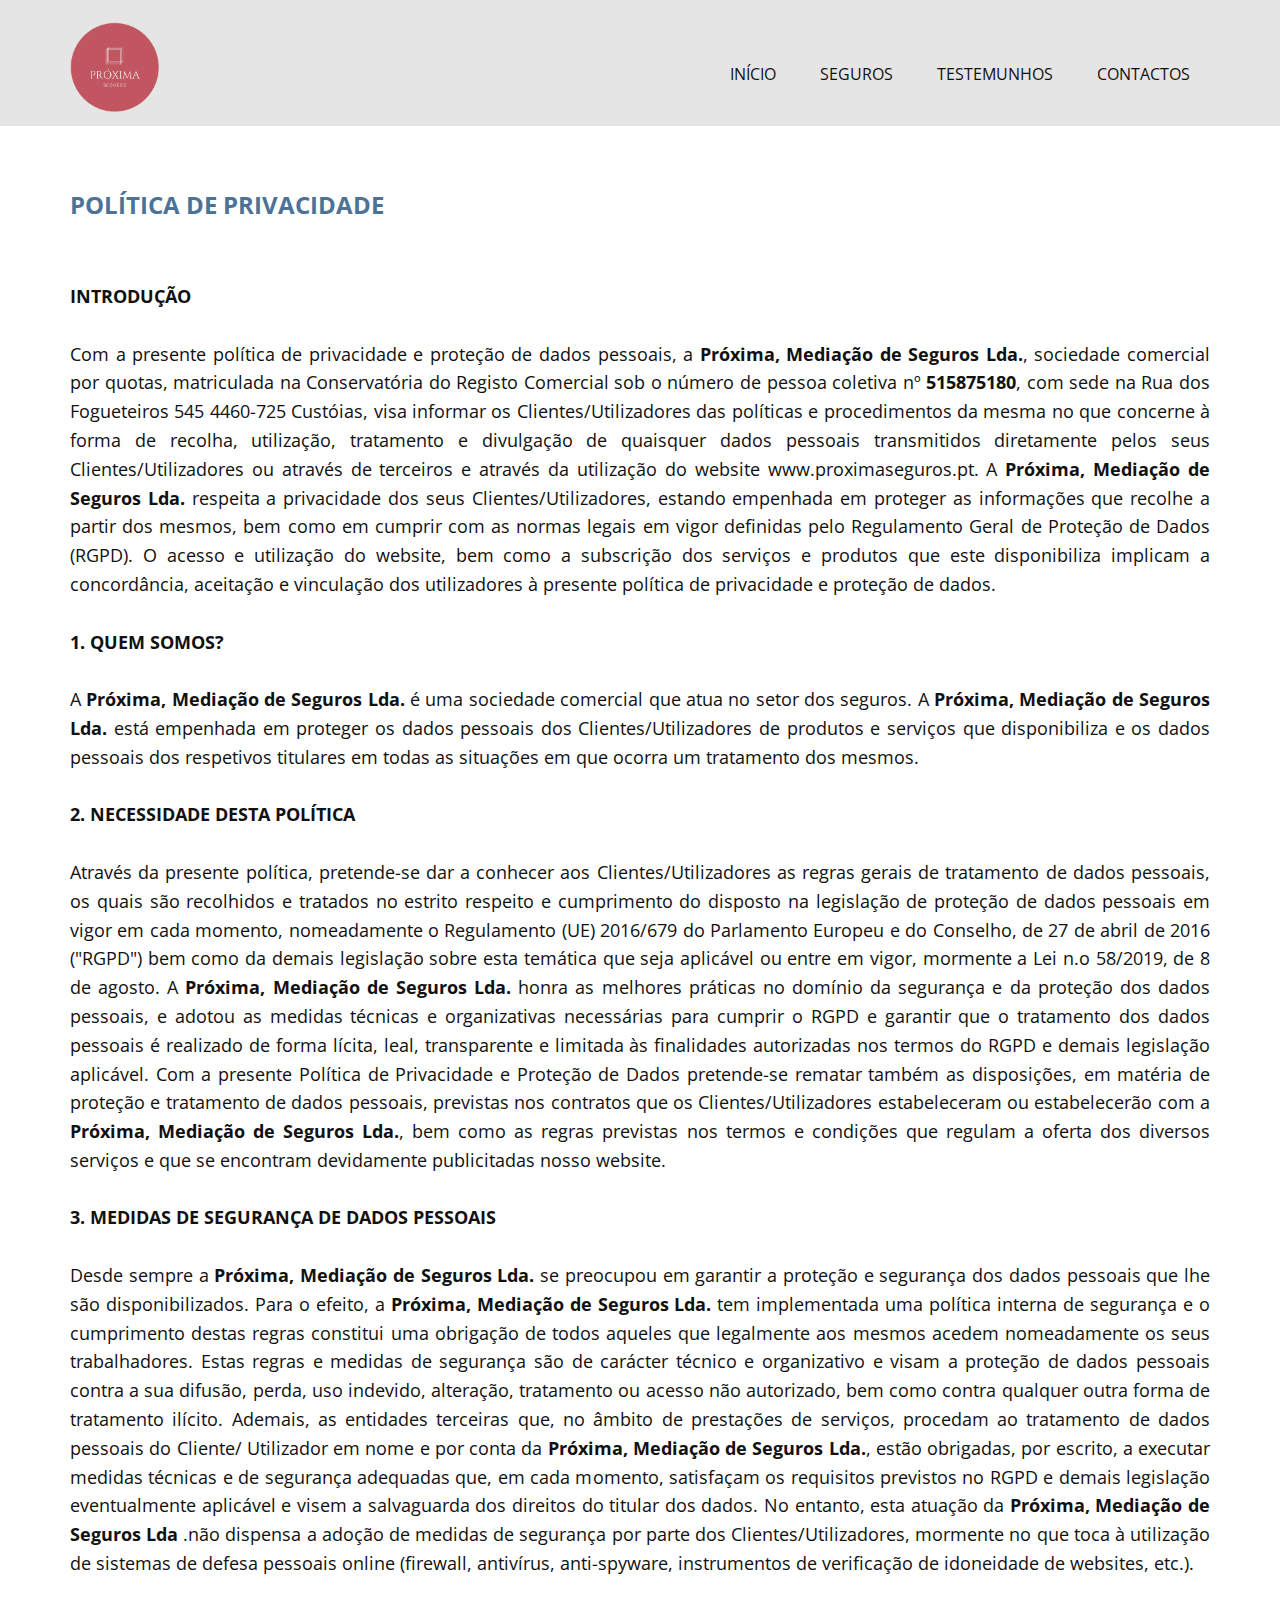
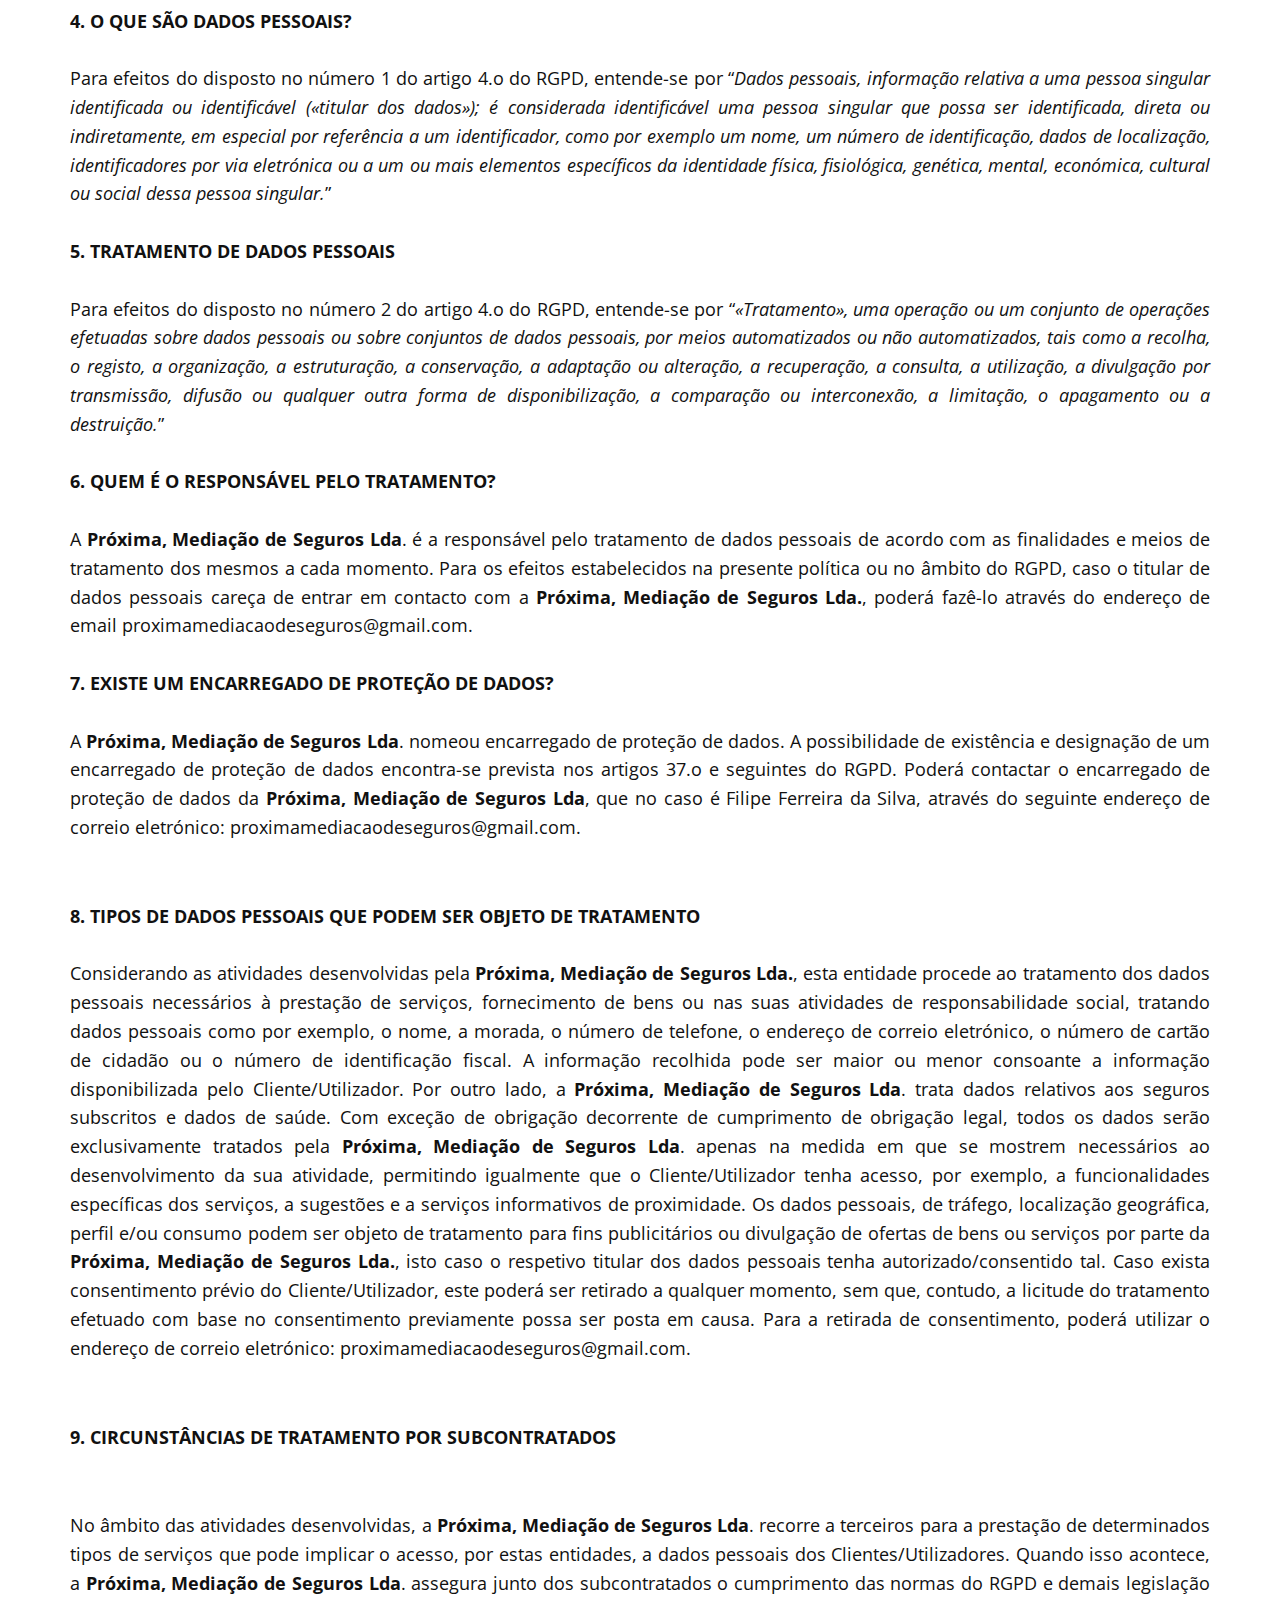
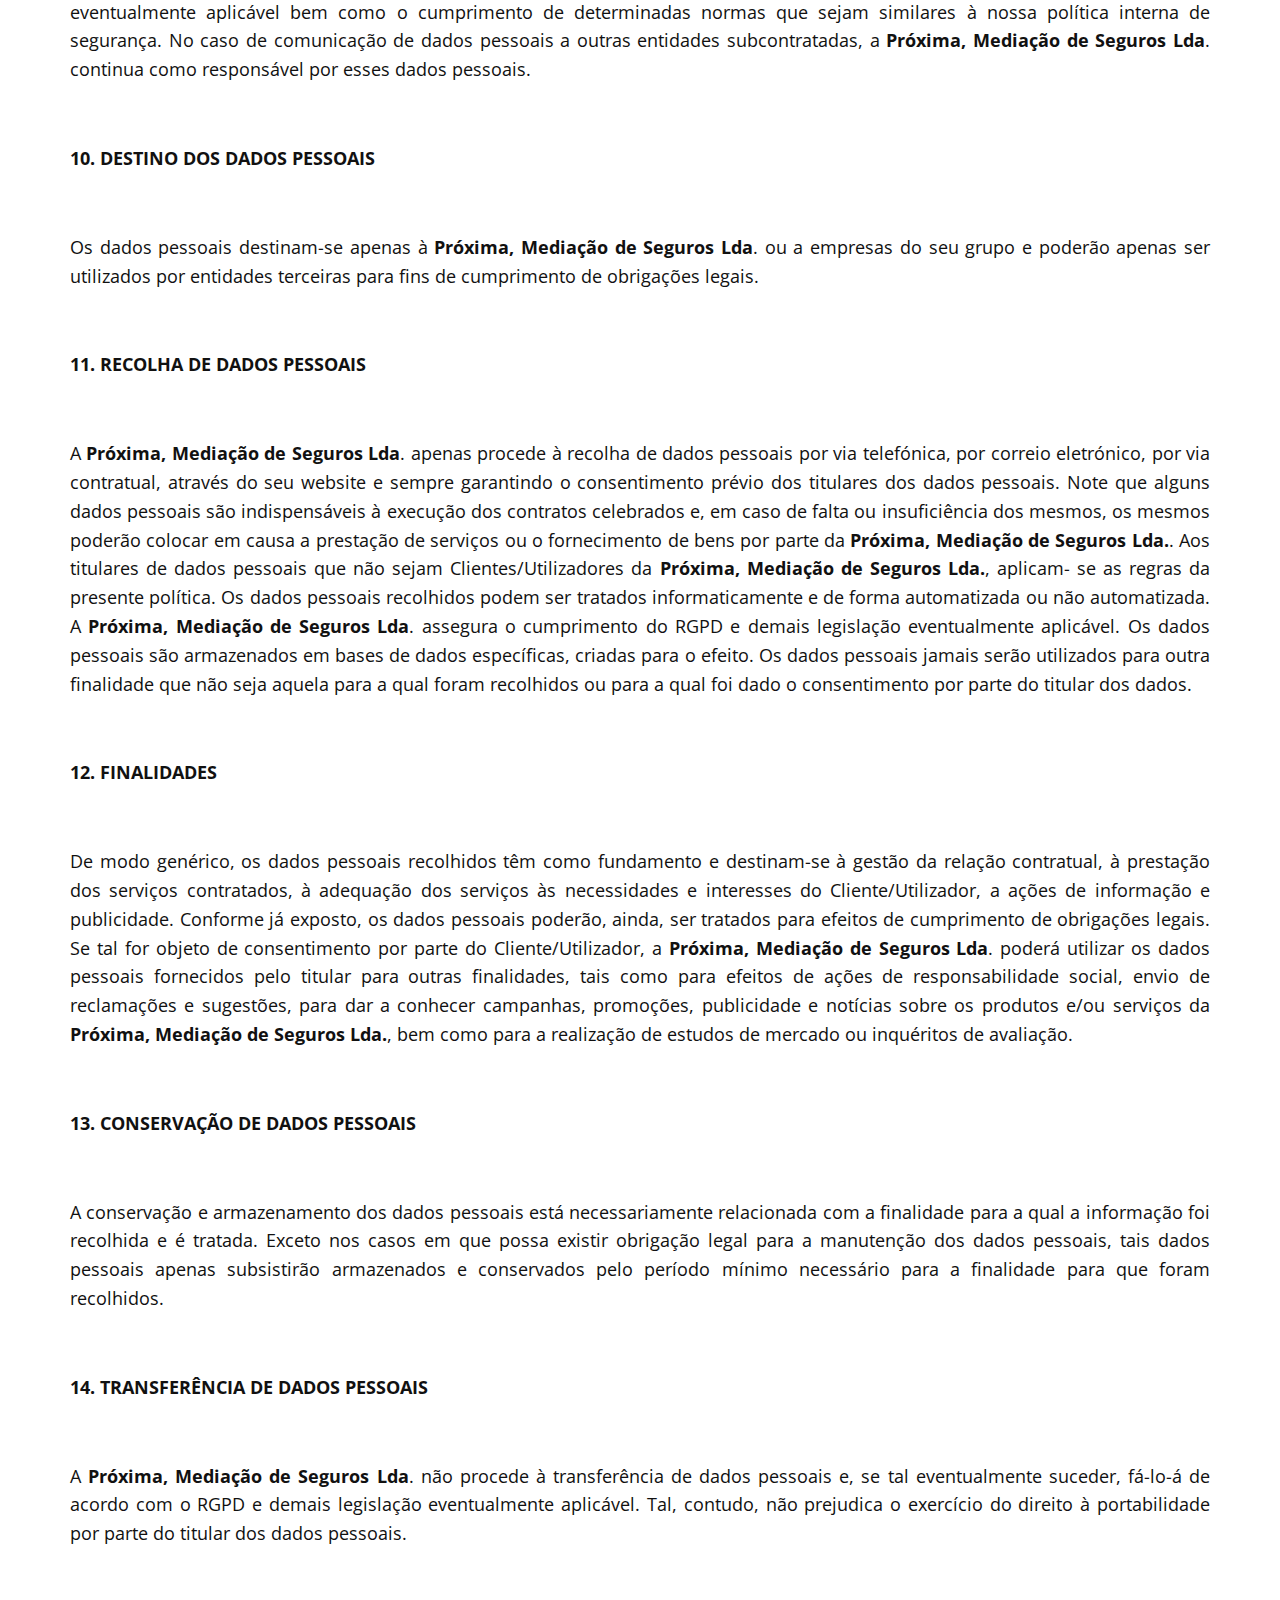
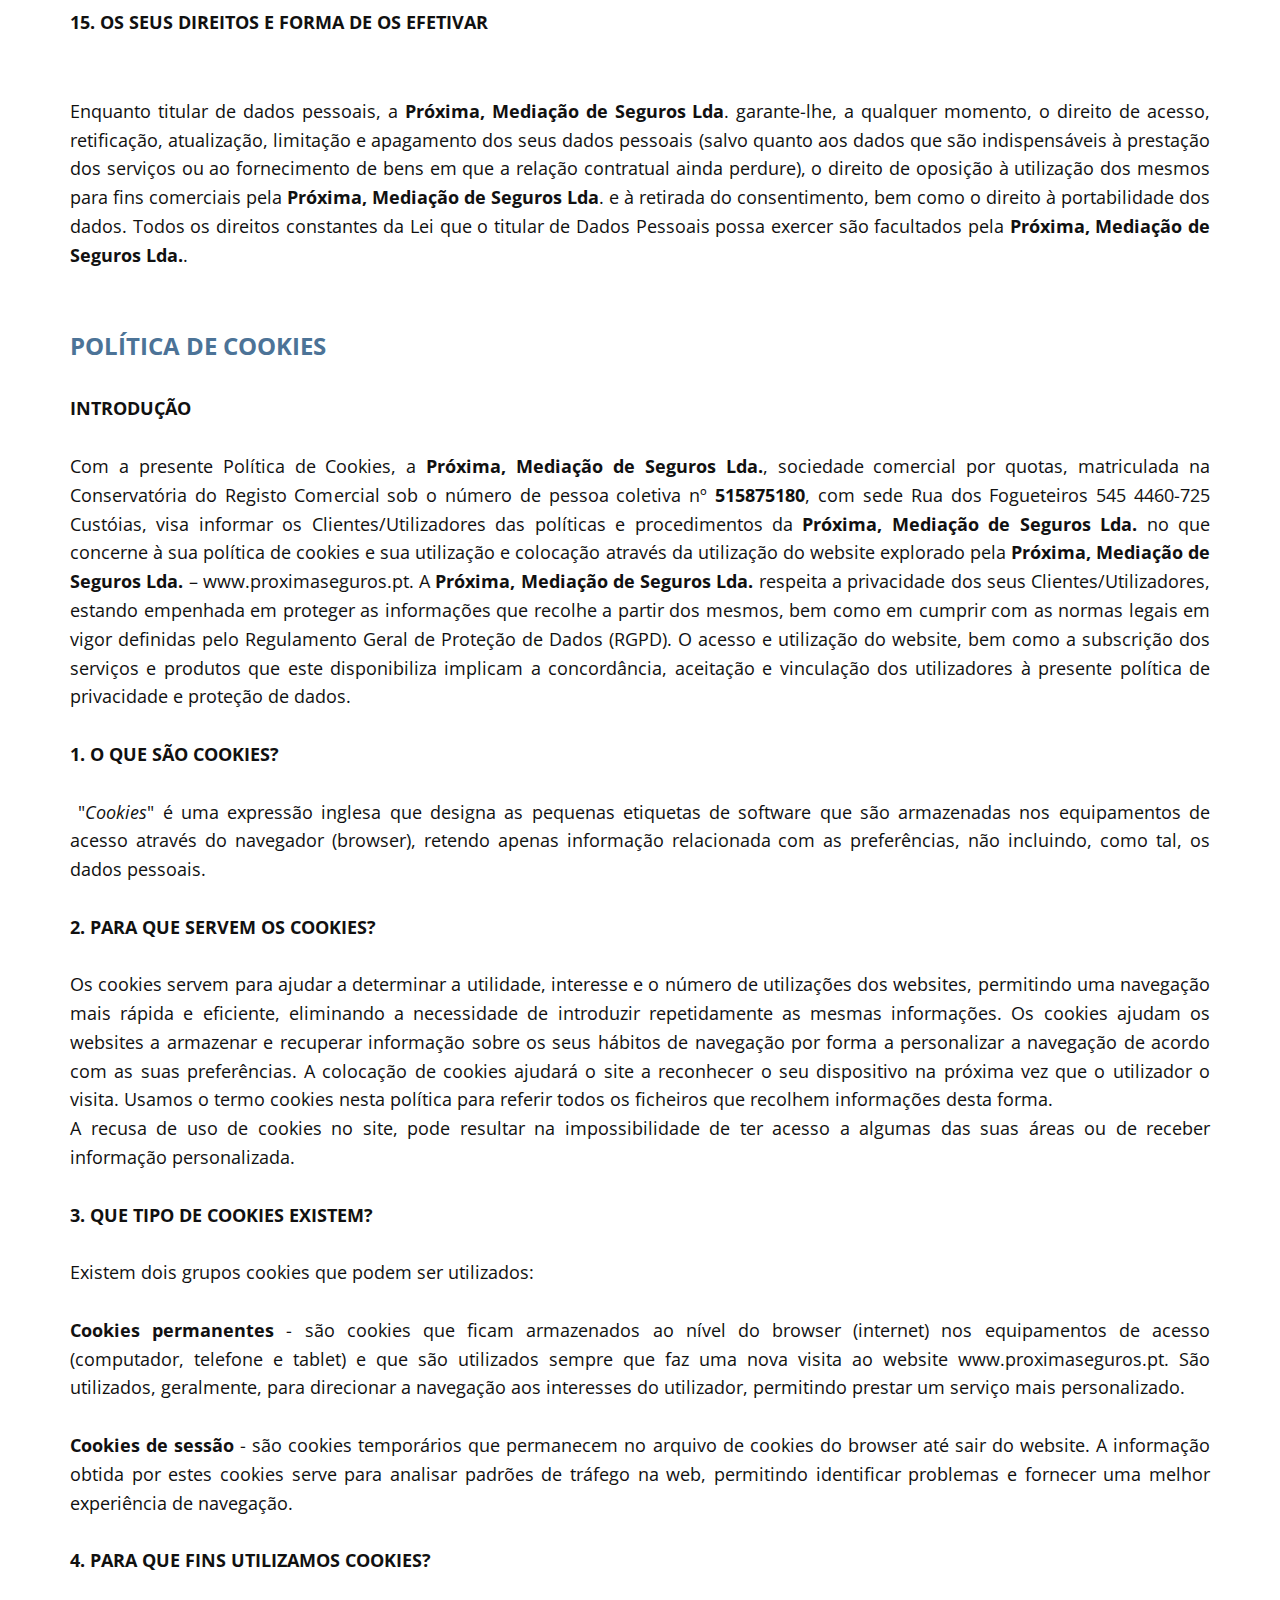
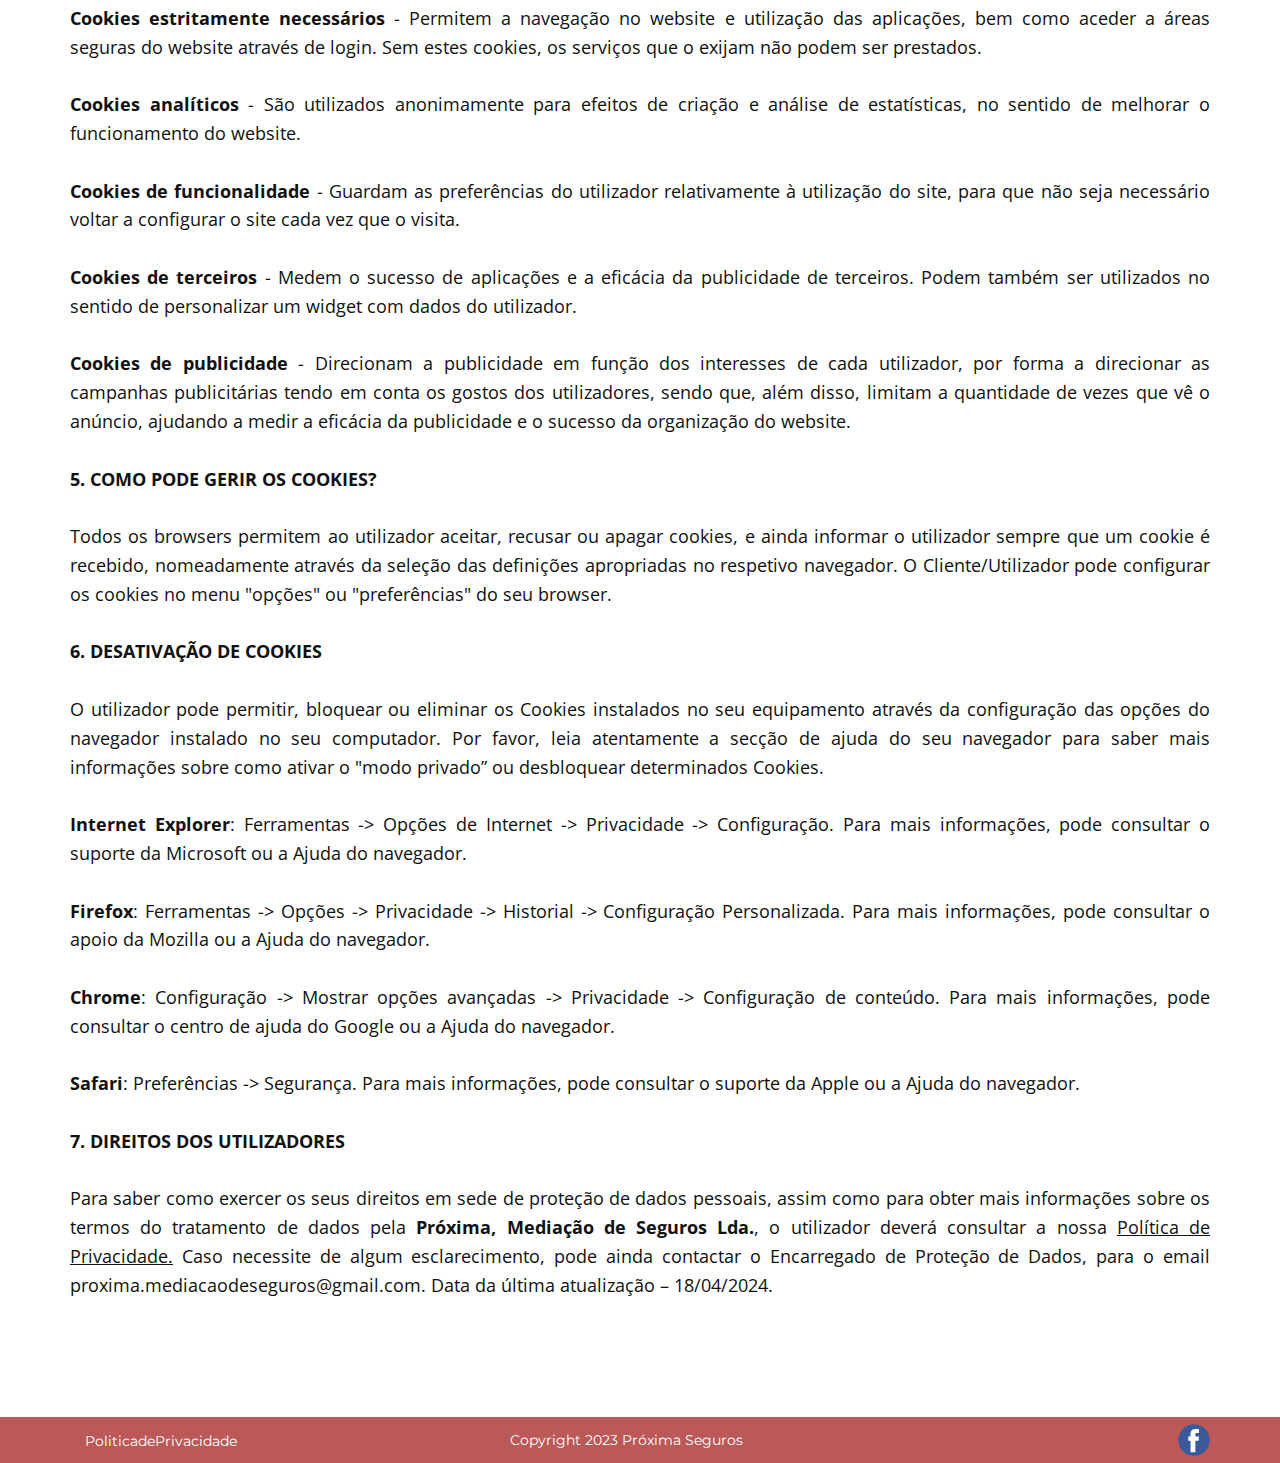
<file: PoliticadePrivacidade.html>
<!DOCTYPE html>
<html style="font-size: 16px;" lang="pt">
  <head>
    <meta http-equiv="content-type" content="text/html; charset=utf-8">
    <meta name="viewport" content="width=device-width, initial-scale=1.0">
    <meta name="keywords" content="">
    <meta name="description" content="Próxima Seguros, Seguro Automóvel, Seguro Multirriscos Habitação, Seguro de Saúde, Seguro de Vida, Seguro de Acidentes Pessoais, Matosinhos, Bom Preço, Confiança, Simulação, Credibilidade, Dimensão, Segurança">
    <title>PoliticadePrivacidade</title>
    <link rel="stylesheet" href="nicepage.css" media="screen">
    <link rel="stylesheet" href="PoliticadePrivacidade.css" media="screen">
    <script class="u-script" type="text/javascript" src="jquery.js" defer="defer"></script>
    <script class="u-script" type="text/javascript" src="nicepage.js" defer="defer"></script>
    <meta name="generator" content="Nicepage 6.11.6, nicepage.com">
    <link id="u-theme-google-font" rel="stylesheet" href="https://fonts.googleapis.com/css?family=Roboto:100,100i,300,300i,400,400i,500,500i,700,700i,900,900i%7COpen+Sans:300,300i,400,400i,500,500i,600,600i,700,700i,800,800i">
    <link id="u-page-google-font" rel="stylesheet" href="https://fonts.googleapis.com/css?family=Montserrat:100,100i,200,200i,300,300i,400,400i,500,500i,600,600i,700,700i,800,800i,900,900i">
    <script type="application/ld+json">{
		"@context": "http://schema.org",
		"@type": "Organization",
		"name": "Próxima Seguros",
		"logo": "images/77878.png",
		"sameAs": [
				"http://www.facebook.com/ProximaSeguros"
		]
}</script>
    <meta name="theme-color" content="#478ac9">
    <meta property="og:title" content="PoliticadePrivacidade">
    <meta property="og:description" content="Próxima Seguros, Seguro Automóvel, Seguro Multirriscos Habitação, Seguro de Saúde, Seguro de Vida, Seguro de Acidentes Pessoais, Matosinhos, Bom Preço, Confiança, Simulação, Credibilidade, Dimensão, Segurança">
    <meta property="og:type" content="website">
    <meta data-intl-tel-input-cdn-path="intlTelInput/">
  </head>
  <body data-path-to-root="./" data-include-products="false" class="u-body u-xl-mode"
    data-lang="pt">
    <header class="u-clearfix u-grey-10 u-header u-header" id="sec-4ce2">
      <div class="u-clearfix u-sheet u-sheet-1"> <a href="IN%C3%8DCIO.html" class="u-image u-logo u-image-1"
          data-image-width="1092" data-image-height="1099" title="INÍCIO"> <img
            src="images/77878.png" class="u-logo-image u-logo-image-1"> </a>
        <nav class="u-menu u-menu-one-level u-offcanvas u-menu-1">
          <div class="menu-collapse" style="font-size: 1rem; letter-spacing: 0px;">
            <a class="u-button-style u-custom-left-right-menu-spacing u-custom-padding-bottom u-custom-top-bottom-menu-spacing u-nav-link u-text-active-palette-1-base u-text-hover-palette-2-base"
              href="#">
              <svg class="u-svg-link" viewBox="0 0 24 24"><use xlink="http://www.w3.org/1999/xlink"
                  xlink:href="#menu-hamburger"></use></svg>
              <svg class="u-svg-content" version="1.1" id="menu-hamburger" viewBox="0 0 16 16"
                x="0px" y="0px" xlink="http://www.w3.org/1999/xlink" xmlns="http://www.w3.org/2000/svg"><g><rect
                    y="1" width="16" height="2"></rect><rect y="7" width="16" height="2"></rect><rect
                    y="13" width="16" height="2"></rect>
                </g></svg> </a> </div>
          <div class="u-custom-menu u-nav-container">
            <ul class="u-nav u-unstyled u-nav-1">
              <li class="u-nav-item"><a class="u-button-style u-nav-link u-text-active-palette-1-base u-text-hover-palette-2-base"
                  href="IN%C3%8DCIO.html" style="padding: 10px 20px;">INÍCIO</a>
              </li>
              <li class="u-nav-item"><a class="u-button-style u-nav-link u-text-active-palette-1-base u-text-hover-palette-2-base"
                  href="SEGUROS.html" style="padding: 10px 20px;">SEGUROS</a>
              </li>
              <li class="u-nav-item"><a class="u-button-style u-nav-link u-text-active-palette-1-base u-text-hover-palette-2-base"
                  href="TESTEMUNHOS.html" style="padding: 10px 20px;">TESTEMUNHOS</a>
              </li>
              <li class="u-nav-item"><a class="u-button-style u-nav-link u-text-active-palette-1-base u-text-hover-palette-2-base"
                  href="CONTACTOS.html" style="padding: 10px 20px;">CONTACTOS</a>
              </li>
            </ul>
          </div>
          <div class="u-custom-menu u-nav-container-collapse">
            <div class="u-black u-container-style u-inner-container-layout u-opacity u-opacity-95 u-sidenav">
              <div class="u-inner-container-layout u-sidenav-overflow">
                <div class="u-menu-close"></div>
                <ul class="u-align-center u-nav u-popupmenu-items u-unstyled u-nav-2">
                  <li class="u-nav-item"><a class="u-button-style u-nav-link" href="IN%C3%8DCIO.html">INÍCIO</a>
                  </li>
                  <li class="u-nav-item"><a class="u-button-style u-nav-link" href="SEGUROS.html">SEGUROS</a>
                  </li>
                  <li class="u-nav-item"><a class="u-button-style u-nav-link" href="TESTEMUNHOS.html">TESTEMUNHOS</a>
                  </li>
                  <li class="u-nav-item"><a class="u-button-style u-nav-link" href="CONTACTOS.html">CONTACTOS</a>
                  </li>
                </ul>
              </div>
            </div>
            <div class="u-black u-menu-overlay u-opacity u-opacity-70"></div>
          </div>
        </nav>
      </div>
    </header>
    <section class="u-clearfix u-section-1" id="sec-44ab">
      <div class="u-clearfix u-sheet u-sheet-1">
        <p class="u-align-justify u-text u-text-default u-text-1"><b> <span class="u-text-palette-1-dark-1"
              style="font-size: 1.5rem;">POLÍTICA DE PRIVACIDADE</span> <span style="font-size: 1.5rem;">
              <br>
            </span> <br>
            <br>
            INTRODUÇÃO</b> <br>
          <br>
          Com a presente política de privacidade e proteção de
          dados pessoais, a <b>Próxima, Mediação de Seguros Lda.</b>, sociedade
          comercial
          por quotas, matriculada na Conservatória do Registo Comercial sob o
          número de
          pessoa coletiva nº&nbsp;<b>515875180</b>, com sede na Rua dos
          Fogueteiros 545
          4460-725 Custóias, visa informar os Clientes/Utilizadores das
          políticas e
          procedimentos da mesma no que concerne à forma de recolha, utilização,
          tratamento e divulgação de quaisquer dados pessoais transmitidos
          diretamente
          pelos seus Clientes/Utilizadores ou através de terceiros e através da
          utilização do website www.proximaseguros.pt.
          A <b>Próxima, Mediação de Seguros Lda. </b>respeita a
          privacidade dos seus Clientes/Utilizadores, estando empenhada em
          proteger as
          informações que recolhe a partir dos mesmos, bem como em cumprir com
          as normas
          legais em vigor definidas pelo Regulamento Geral de Proteção de Dados
          (RGPD).
          O acesso e utilização do website, bem como a
          subscrição dos serviços e produtos que este disponibiliza implicam a
          concordância, aceitação e vinculação dos utilizadores à presente
          política de
          privacidade e proteção de dados.&nbsp;<br>
          <br>
          <b>1. QUEM SOMOS?</b> <br>
          <br>
          A <b>Próxima, Mediação de Seguros Lda.</b> é uma
          sociedade comercial que atua no setor dos seguros.
          A <b>Próxima, Mediação de Seguros Lda.</b> está
          empenhada em proteger os dados pessoais dos Clientes/Utilizadores de
          produtos e
          serviços que disponibiliza e os dados pessoais dos respetivos
          titulares em
          todas as situações em que ocorra um tratamento dos mesmos.&nbsp;<br>
          <br>
          <b>2. NECESSIDADE DESTA POLÍTICA</b> <br>
          <br>
          Através da presente política, pretende-se dar a
          conhecer aos Clientes/Utilizadores as regras gerais de tratamento de
          dados
          pessoais, os quais são recolhidos e tratados no estrito respeito e
          cumprimento
          do disposto na legislação de proteção de dados pessoais em vigor em
          cada
          momento, nomeadamente o Regulamento (UE) 2016/679 do Parlamento
          Europeu e do
          Conselho, de 27 de abril de 2016 ("RGPD") bem como da demais
          legislação sobre esta temática que seja aplicável ou entre em vigor,
          mormente a
          Lei n.o 58/2019, de 8 de agosto.
          A <b>Próxima, Mediação de Seguros Lda. </b>honra as
          melhores práticas no domínio da segurança e da proteção dos dados
          pessoais, e
          adotou as medidas técnicas e organizativas necessárias para cumprir o
          RGPD e
          garantir que o tratamento dos dados pessoais é realizado de forma
          lícita, leal,
          transparente e limitada às finalidades autorizadas nos termos do RGPD
          e demais
          legislação aplicável.
          Com a presente Política de Privacidade e Proteção de
          Dados pretende-se rematar também as disposições, em matéria de
          proteção e
          tratamento de dados pessoais, previstas nos contratos que os
          Clientes/Utilizadores estabeleceram ou estabelecerão com a <b>Próxima,
            Mediação
            de Seguros Lda.</b>, bem como as regras previstas nos termos e
          condições que
          regulam a oferta dos diversos serviços e que se encontram devidamente
          publicitadas nosso website.<br>
          <br>
          <b>3. MEDIDAS DE SEGURANÇA DE DADOS PESSOAIS</b> <br>
          <br>
          Desde sempre a <b>Próxima, Mediação de Seguros Lda.</b> se preocupou
          em garantir a proteção e segurança dos dados pessoais que lhe são
          disponibilizados. Para o efeito, a <b>Próxima, Mediação de Seguros
            Lda.</b> tem
          implementada uma política interna de segurança e o cumprimento destas
          regras
          constitui uma obrigação de todos aqueles que legalmente aos mesmos
          acedem
          nomeadamente os seus trabalhadores. Estas regras e medidas de
          segurança são de
          carácter técnico e organizativo e visam a proteção de dados pessoais
          contra a
          sua difusão, perda, uso indevido, alteração, tratamento ou acesso não
          autorizado, bem como contra qualquer outra forma de tratamento
          ilícito.
          Ademais, as entidades terceiras que, no âmbito de
          prestações de serviços, procedam ao tratamento de dados pessoais do
          Cliente/
          Utilizador em nome e por conta da <b>Próxima, Mediação de Seguros
            Lda.</b>,
          estão obrigadas, por escrito, a executar medidas técnicas e de
          segurança
          adequadas que, em cada momento, satisfaçam os requisitos previstos no
          RGPD e
          demais legislação eventualmente aplicável e visem a salvaguarda dos
          direitos do
          titular dos dados.
          No entanto, esta atuação da <b>Próxima, Mediação de
            Seguros Lda</b> .não dispensa a adoção de medidas de segurança por
          parte dos
          Clientes/Utilizadores, mormente no que toca à utilização de sistemas
          de defesa
          pessoais online (firewall, antivírus, anti-spyware, instrumentos de
          verificação
          de idoneidade de websites, etc.).<br>
          <br>
          <b>4. O QUE SÃO DADOS PESSOAIS?</b> <br>
          <br>
          Para efeitos do disposto no número 1 do artigo 4.o do
          RGPD, entende-se por “<i>Dados pessoais, informação relativa a uma
            pessoa
            singular identificada ou identificável («titular dos dados»); é
            considerada
            identificável uma pessoa singular que possa ser identificada, direta
            ou
            indiretamente, em especial por referência a um identificador, como
            por exemplo
            um nome, um número de identificação, dados de localização,
            identificadores por
            via eletrónica ou a um ou mais elementos específicos da identidade
            física,
            fisiológica, genética, mental, económica, cultural ou social dessa
            pessoa singular.</i>”<br>
          <br>
          <b>5. TRATAMENTO DE DADOS PESSOAIS</b> <br>
          <br>
          Para efeitos do disposto no número 2 do artigo 4.o do
          RGPD, entende-se por “<i>«Tratamento», uma operação ou um conjunto de
            operações
            efetuadas sobre dados pessoais ou sobre conjuntos de dados pessoais,
            por meios
            automatizados ou não automatizados, tais como a recolha, o registo,
            a
            organização, a estruturação, a conservação, a adaptação ou
            alteração, a
            recuperação, a consulta, a utilização, a divulgação por transmissão,
            difusão ou
            qualquer outra forma de disponibilização, a comparação ou
            interconexão, a
            limitação, o apagamento ou a destruição.</i>”<br>
          <br>
          <b>6. QUEM É O RESPONSÁVEL PELO TRATAMENTO?</b> <br>
          <br>
          A <b>Próxima, Mediação de Seguros Lda</b>. é a
          responsável pelo tratamento de dados pessoais de acordo com as
          finalidades e
          meios de tratamento dos mesmos a cada momento.
          Para os efeitos estabelecidos na presente política ou
          no âmbito do RGPD, caso o titular de dados pessoais careça de entrar
          em
          contacto com a <b>Próxima, Mediação de Seguros Lda.</b>, poderá
          fazê-lo através
          do endereço de email proximamediacaodeseguros@gmail.com.<br>
          <br>
          <b>7. EXISTE UM ENCARREGADO DE PROTEÇÃO DE DADOS?</b> <br>
          <br>
          A <b>Próxima, Mediação de Seguros Lda</b>. nomeou
          encarregado de proteção de dados. A possibilidade de existência e
          designação de
          um encarregado de proteção de dados encontra-se prevista nos artigos
          37.o e
          seguintes do RGPD.
          Poderá contactar o encarregado de proteção de dados da <b>Próxima,
            Mediação de Seguros Lda</b>, que no caso é Filipe Ferreira da Silva,
          através do seguinte endereço de correio eletrónico:
          proximamediacaodeseguros@gmail.com.<br>
        </p>
        <p class="u-align-justify u-text u-text-default u-text-1"> <span style="font-weight: 700;">8.
            TIPOS DE DADOS PESSOAIS QUE PODEM SER OBJETO DE
            TRATAMENTO</span> <br>
          <br>
          Considerando as atividades desenvolvidas pela <b>Próxima,
            Mediação de Seguros Lda.</b>, esta entidade procede ao tratamento
          dos dados
          pessoais necessários à prestação de serviços, fornecimento de bens ou
          nas suas
          atividades de responsabilidade social, tratando dados pessoais como
          por
          exemplo, o nome, a morada, o número de telefone, o endereço de correio
          eletrónico, o número de cartão de cidadão ou o número de identificação
          fiscal.
          A informação recolhida pode ser maior ou menor consoante a informação
          disponibilizada pelo Cliente/Utilizador. Por outro lado, a <b>Próxima,
            Mediação
            de Seguros Lda</b>. trata dados relativos aos seguros subscritos e
          dados de
          saúde.
          Com exceção de obrigação decorrente de cumprimento de
          obrigação legal, todos os dados serão exclusivamente tratados pela <b>Próxima,
Mediação
            de Seguros Lda</b>. apenas na medida em que se mostrem necessários
          ao
          desenvolvimento da sua atividade, permitindo igualmente que o
          Cliente/Utilizador tenha acesso, por exemplo, a funcionalidades
          específicas dos
          serviços, a sugestões e a serviços informativos de proximidade.
          Os dados pessoais, de tráfego, localização geográfica,
          perfil e/ou consumo podem ser objeto de tratamento para fins
          publicitários ou
          divulgação de ofertas de bens ou serviços por parte da <b>Próxima,
            Mediação de
            Seguros Lda.</b>, isto caso o respetivo titular dos dados pessoais
          tenha
          autorizado/consentido tal.
          Caso exista consentimento prévio do
          Cliente/Utilizador, este poderá ser retirado a qualquer momento, sem
          que,
          contudo, a licitude do tratamento efetuado com base no consentimento
          previamente possa ser posta em causa. Para a retirada de
          consentimento, poderá
          utilizar o endereço de correio eletrónico:
          proximamediacaodeseguros@gmail.com. </p>
        <p class="u-align-justify u-text u-text-1"></p>
        <p class="u-align-justify u-text u-text-default u-text-1"><b>9.
            CIRCUNSTÂNCIAS DE TRATAMENTO POR SUBCONTRATADOS</b>&nbsp; </p>
        <p class="u-align-justify u-text u-text-default u-text-1"></p>
        <p class="u-align-justify u-text u-text-default u-text-1">No âmbito das
          atividades desenvolvidas, a <b>Próxima,
            Mediação de Seguros Lda</b>. recorre a terceiros para a prestação de
          determinados tipos de serviços que pode implicar o acesso, por estas
          entidades,
          a dados pessoais dos Clientes/Utilizadores. Quando isso acontece, a <b>Próxima,
Mediação
            de Seguros Lda</b>. assegura junto dos subcontratados o cumprimento
          das normas do RGPD e demais legislação eventualmente aplicável bem
          como o
          cumprimento de determinadas normas que sejam similares à nossa
          política interna
          de segurança.
          No caso de comunicação de dados pessoais a outras
          entidades subcontratadas, a <b>Próxima, Mediação de Seguros Lda</b>.
          continua
          como responsável por esses dados pessoais. </p>
        <p class="u-align-justify u-text u-text-default u-text-1"><b>10. DESTINO
            DOS DADOS PESSOAIS</b> </p>
        <p class="u-align-justify u-text u-text-default u-text-1"> Os dados
          pessoais destinam-se apenas à <b>Próxima,
            Mediação de Seguros Lda</b>. ou a empresas do seu grupo e poderão
          apenas ser
          utilizados por entidades terceiras para fins de cumprimento de
          obrigações
          legais. </p>
        <p class="u-align-justify u-text u-text-default u-text-1"></p>
        <p class="u-align-justify u-text u-text-default u-text-1"></p>
        <p class="u-align-justify u-text u-text-default u-text-1"></p>
        <p class="u-align-justify u-text u-text-default u-text-1"></p>
        <p class="u-align-justify u-text u-text-default u-text-1"><b>11. RECOLHA
            DE DADOS PESSOAIS</b>&nbsp; </p>
        <p class="u-align-justify u-text u-text-default u-text-1"></p>
        <p class="u-align-justify u-text u-text-default u-text-1">A <b>Próxima,
            Mediação de Seguros Lda</b>. apenas
          procede à recolha de dados pessoais por via telefónica, por correio
          eletrónico,
          por via contratual, através do seu website e sempre garantindo o
          consentimento
          prévio dos titulares dos dados pessoais.
          Note que alguns dados pessoais são indispensáveis à
          execução dos contratos celebrados e, em caso de falta ou insuficiência
          dos
          mesmos, os mesmos poderão colocar em causa a prestação de serviços ou
          o
          fornecimento de bens por parte da <b>Próxima, Mediação de Seguros
            Lda.</b>.
          Aos titulares de dados pessoais que não sejam
          Clientes/Utilizadores da <b>Próxima, Mediação de Seguros Lda.</b>,
          aplicam- se
          as regras da presente política.
          Os dados pessoais recolhidos podem ser tratados
          informaticamente e de forma automatizada ou não automatizada. A <b>Próxima,
Mediação
            de Seguros Lda</b>. assegura o cumprimento do RGPD e demais
          legislação
          eventualmente aplicável. Os dados pessoais são armazenados em bases de
          dados
          específicas, criadas para o efeito. Os dados pessoais jamais serão
          utilizados
          para outra finalidade que não seja aquela para a qual foram recolhidos
          ou para
          a qual foi dado o consentimento por parte do titular dos dados. </p>
        <p class="u-align-justify u-text u-text-default u-text-1"></p>
        <p class="u-align-justify u-text u-text-default u-text-1"><b>12.
            FINALIDADES</b>&nbsp; </p>
        <p class="u-align-justify u-text u-text-default u-text-1"></p>
        <p class="u-align-justify u-text u-text-default u-text-1">De modo
          genérico, os dados pessoais recolhidos têm
          como fundamento e destinam-se à gestão da relação contratual, à
          prestação dos
          serviços contratados, à adequação dos serviços às necessidades e
          interesses do
          Cliente/Utilizador, a ações de informação e publicidade.
          Conforme já exposto, os dados pessoais poderão, ainda,
          ser tratados para efeitos de cumprimento de obrigações legais.
          Se tal for objeto de consentimento por parte do
          Cliente/Utilizador, a <b>Próxima, Mediação de Seguros Lda</b>. poderá
          utilizar
          os dados pessoais fornecidos pelo titular para outras finalidades,
          tais como
          para efeitos de ações de responsabilidade social, envio de reclamações
          e
          sugestões, para dar a conhecer campanhas, promoções, publicidade e
          notícias
          sobre os produtos e/ou serviços da <b>Próxima, Mediação de Seguros
            Lda.</b>,
          bem como para a realização de estudos de mercado ou inquéritos de
          avaliação. </p>
        <p class="u-align-justify u-text u-text-default u-text-1"></p>
        <p class="u-align-justify u-text u-text-default u-text-1"><b>13.
            CONSERVAÇÃO DE DADOS PESSOAIS</b>&nbsp; </p>
        <p class="u-align-justify u-text u-text-default u-text-1"></p>
        <p class="u-align-justify u-text u-text-default u-text-1">A conservação
          e armazenamento dos dados pessoais está
          necessariamente relacionada com a finalidade para a qual a informação
          foi
          recolhida e é tratada.
          Exceto nos casos em que possa existir obrigação legal
          para a manutenção dos dados pessoais, tais dados pessoais apenas
          subsistirão
          armazenados e conservados pelo período mínimo necessário para a
          finalidade para
          que foram recolhidos.</p>
        <p class="u-align-justify u-text u-text-default u-text-1"></p>
        <p class="u-align-justify u-text u-text-default u-text-1"><b>14.
            TRANSFERÊNCIA DE DADOS PESSOAIS</b> </p>
        <p class="u-align-justify u-text u-text-default u-text-1"></p>
        <p class="u-align-justify u-text u-text-default u-text-1"></p>
        <p class="u-align-justify u-text u-text-default u-text-1"> A <b>Próxima,
            Mediação de Seguros Lda</b>. não procede
          à transferência de dados pessoais e, se tal eventualmente suceder,
          fá-lo-á de
          acordo com o RGPD e demais legislação eventualmente aplicável. Tal,
          contudo,
          não prejudica o exercício do direito à portabilidade por parte do
          titular dos
          dados pessoais. </p>
        <p class="u-align-justify u-text u-text-default u-text-1"></p>
        <p class="u-align-justify u-text u-text-default u-text-1"><b>15. OS SEUS
            DIREITOS E FORMA DE OS EFETIVAR</b>&nbsp; </p>
        <p class="u-align-justify u-text u-text-default u-text-1"></p>
        <p class="u-align-justify u-text u-text-default u-text-1">Enquanto
          titular de dados pessoais, a <b>Próxima,
            Mediação de Seguros Lda</b>. garante-lhe, a qualquer momento, o
          direito de
          acesso, retificação, atualização, limitação e apagamento dos seus
          dados
          pessoais (salvo quanto aos dados que são indispensáveis à prestação
          dos
          serviços ou ao fornecimento de bens em que a relação contratual ainda
          perdure),
          o direito de oposição à utilização dos mesmos para fins comerciais
          pela <b>Próxima,
            Mediação de Seguros Lda</b>. e à retirada do consentimento, bem como
          o direito
          à portabilidade dos dados. Todos os direitos constantes da Lei que o
          titular de
          Dados Pessoais possa exercer são facultados pela <b>Próxima, Mediação
            de
            Seguros Lda.</b>.&nbsp;&nbsp;<br>
          <br>
          <br>
          <span style="font-weight: 700; font-size: 1.5rem;" class="u-text-palette-1-dark-1">POLÍTICA
            DE COOKIES</span> <span class="u-text-palette-1-dark-1"> <br>
          </span> <br>
          <b>INTRODUÇÃO</b> <br>
          <br>
          Com a presente
          Política de Cookies, a <b>Próxima, Mediação de Seguros Lda.</b>,
          sociedade
          comercial por quotas, matriculada na Conservatória do Registo
          Comercial sob o
          número de pessoa coletiva nº&nbsp;<b>515875180</b>, com sede Rua
          dos Fogueteiros 545 4460-725 Custóias, visa informar os
          Clientes/Utilizadores
          das políticas e procedimentos da <b>Próxima, Mediação de Seguros Lda.
          </b>no
          que concerne à sua política de cookies e sua utilização e colocação
          através da
          utilização do website explorado pela <b>Próxima, Mediação de Seguros
            Lda. </b>–
          www.proximaseguros.pt. A <b>Próxima, Mediação de Seguros Lda. </b>respeita
          a
          privacidade dos seus Clientes/Utilizadores, estando empenhada em
          proteger as
          informações que recolhe a partir dos mesmos, bem como em cumprir com
          as normas
          legais em vigor definidas pelo Regulamento Geral de Proteção de Dados
          (RGPD).
          O acesso e
          utilização do website, bem como a subscrição dos serviços e produtos
          que este
          disponibiliza implicam a concordância, aceitação e vinculação dos
          utilizadores
          à presente política de privacidade e proteção de dados.&nbsp;<b> <br>
            <br>
            1. O QUE SÃO
            COOKIES?</b> <br>
          <br>
          &nbsp;"<i>Cookies</i>"
          é uma expressão inglesa que designa as pequenas etiquetas de software
          que são
          armazenadas nos equipamentos de acesso através do navegador (browser),
          retendo
          apenas informação relacionada com as preferências, não incluindo, como
          tal, os
          dados pessoais.&nbsp;<br>
          <br>
          <b>2. PARA QUE
            SERVEM OS COOKIES?</b>&nbsp;<br>
          <br>
          Os cookies
          servem para ajudar a determinar a utilidade, interesse e o número de
          utilizações dos websites, permitindo uma navegação mais rápida e
          eficiente,
          eliminando a necessidade de introduzir repetidamente as mesmas
          informações. Os
          cookies ajudam os websites a armazenar e recuperar informação sobre os
          seus
          hábitos de navegação por forma a personalizar a navegação de acordo
          com as suas
          preferências.
          A colocação de
          cookies ajudará o site a reconhecer o seu dispositivo na próxima vez
          que o
          utilizador o visita. Usamos o termo cookies nesta política para
          referir todos
          os ficheiros que recolhem informações desta forma.<br>
          A recusa de uso de cookies no site, pode resultar na impossibilidade
          de ter
          acesso a algumas das suas áreas ou de receber informação
          personalizada.<br>
          <br>
          <b>3. QUE TIPO DE
            COOKIES EXISTEM?</b>&nbsp;<br>
          <br>
          Existem dois
          grupos cookies que podem ser utilizados:<br>
          <br>
          <b>Cookies permanentes</b> - são cookies que ficam armazenados ao
          nível do browser (internet) nos equipamentos de acesso (computador,
          telefone e tablet) e que são utilizados sempre que faz uma nova visita
          ao website www.proximaseguros.pt. São utilizados, geralmente, para
          direcionar a navegação aos interesses do utilizador, permitindo
          prestar um serviço mais personalizado.<br>
          <br>
          <b>Cookies de sessão</b> - são cookies temporários que permanecem no
          arquivo de cookies do browser até sair do website. A informação obtida
          por estes cookies serve para analisar padrões de tráfego na web,
          permitindo identificar problemas e fornecer uma melhor experiência de
          navegação.<br>
          <br>
          <b>4. PARA QUE
            FINS UTILIZAMOS COOKIES?</b> <br>
          <br>
          <b>Cookies estritamente necessários</b> - Permitem a navegação no
          website e utilização das aplicações, bem como aceder a áreas seguras
          do website através de login. Sem estes cookies, os serviços que o
          exijam não podem ser prestados.<br>
          <br>
          <b>Cookies analíticos</b> - São utilizados anonimamente para efeitos
          de criação e análise de estatísticas, no sentido de melhorar o
          funcionamento do website.<br>
          <br>
          <b>Cookies de funcionalidade</b> - Guardam as preferências do
          utilizador relativamente à utilização do site, para que não seja
          necessário voltar a configurar o site cada vez que o visita.<br>
          <br>
          <b>Cookies de terceiros</b> - Medem o sucesso de aplicações e a
          eficácia da publicidade de terceiros. Podem também ser utilizados no
          sentido de personalizar um widget com dados do utilizador.<br>
          <br>
          <b>Cookies de publicidade</b> - Direcionam a publicidade em função dos
          interesses de cada utilizador, por forma a direcionar as campanhas
          publicitárias tendo em conta os gostos dos utilizadores, sendo que,
          além disso, limitam a quantidade de vezes que vê o anúncio, ajudando a
          medir a eficácia da publicidade e o sucesso da organização do website.<br>
          <br>
          <b>5. COMO PODE
            GERIR OS COOKIES?</b> <br>
          <br>
          Todos os
          browsers permitem ao utilizador aceitar, recusar ou apagar cookies, e
          ainda
          informar o utilizador sempre que um cookie é recebido, nomeadamente
          através da
          seleção das definições apropriadas no respetivo navegador. O
          Cliente/Utilizador
          pode configurar os cookies no menu "opções" ou
          "preferências" do seu browser.<br>
          <br>
          <b>6. DESATIVAÇÃO
            DE COOKIES</b> <br>
          <br>
          O utilizador
          pode permitir, bloquear ou eliminar os Cookies instalados no seu
          equipamento
          através da configuração das opções do navegador instalado no seu
          computador.
          Por favor, leia atentamente a secção de ajuda do seu navegador para
          saber mais
          informações sobre como ativar o "modo privado” ou desbloquear
          determinados
          Cookies.&nbsp;<br>
          <br>
          <b>Internet Explorer</b>: Ferramentas -&gt; Opções de Internet -&gt;
          Privacidade -&gt; Configuração. Para mais informações, pode consultar
          o suporte da Microsoft ou a Ajuda do navegador.<br>
          <br>
          <b>Firefox</b>: Ferramentas -&gt; Opções -&gt; Privacidade -&gt;
          Historial -&gt; Configuração Personalizada. Para mais informações,
          pode consultar o apoio da Mozilla ou a Ajuda do navegador.<br>
          <br>
          <b>Chrome</b>: Configuração -&gt; Mostrar opções avançadas -&gt;
          Privacidade -&gt; Configuração de conteúdo. Para mais informações,
          pode consultar o centro de ajuda do Google ou a Ajuda do navegador.<br>
          <br>
          <b>Safari</b>: Preferências -&gt; Segurança. Para mais informações,
          pode consultar o suporte da Apple ou a Ajuda do navegador.<br>
          <br>
          <b>7. DIREITOS
            DOS UTILIZADORES</b> <br>
          <br>
          Para saber
          como exercer os seus direitos em sede de proteção de dados pessoais,
          assim como
          para obter mais informações sobre os termos do tratamento de dados
          pela <b>Próxima,
            Mediação de Seguros Lda.</b>, o utilizador deverá consultar a nossa
          <u>Política de Privacidade.</u> Caso necessite
          de algum esclarecimento, pode ainda contactar o Encarregado de
          Proteção de
          Dados, para o email proxima.mediacaodeseguros@gmail.com.
          Data da última
          atualização – 18/04/2024.
          &nbsp;<br>
          <br>
          <br>
        </p>
        <p class="u-align-justify u-text u-text-default u-text-1"></p>
      </div>
    </section>
    <footer class="u-align-center u-clearfix u-custom-color-1 u-footer u-footer"
      id="sec-3bac">
      <div class="u-clearfix u-sheet u-sheet-1">
        <div class="u-social-icons u-spacing-10 u-social-icons-1"> <a class="u-social-url"
            title="facebook" target="_blank" href="http://www.facebook.com/ProximaSeguros"><span
              class="u-icon u-social-facebook u-social-icon u-icon-1"><svg class="u-svg-link"
                preserveAspectRatio="xMidYMin slice" viewBox="0 0 112 112" style=""><use
                  xlink="http://www.w3.org/1999/xlink" xlink:href="#svg-c366"></use></svg><svg
                class="u-svg-content" viewBox="0 0 112 112" x="0" y="0" id="svg-c366"><circle
                  fill="currentColor" cx="56.1" cy="56.1" r="55"></circle><path
                  fill="#FFFFFF" d="M73.5,31.6h-9.1c-1.4,0-3.6,0.8-3.6,3.9v8.5h12.6L72,58.3H60.8v40.8H43.9V58.3h-8V43.9h8v-9.2
c0-6.7,3.1-17,17-17h12.5v13.9H73.5z"></path></svg></span> </a> </div>
        <p class="u-custom-font u-font-montserrat u-small-text u-text u-text-variant u-text-1">Copyright
          2023 Próxima Seguros</p>
        <h6 class="u-custom-font u-font-montserrat u-headline u-text u-text-default u-text-2">
          <a class="u-active-none u-border-none u-btn u-button-link u-button-style u-hover-none u-none u-text-white u-btn-1"
            data-href="PoliticadePrivacidade.html" data-target="_blank" href="PoliticadePrivacidade.html"
            rel="nofollow">PoliticadePrivacidade</a> </h6>
      </div>
    </footer>
  </body>
</html>
</file>
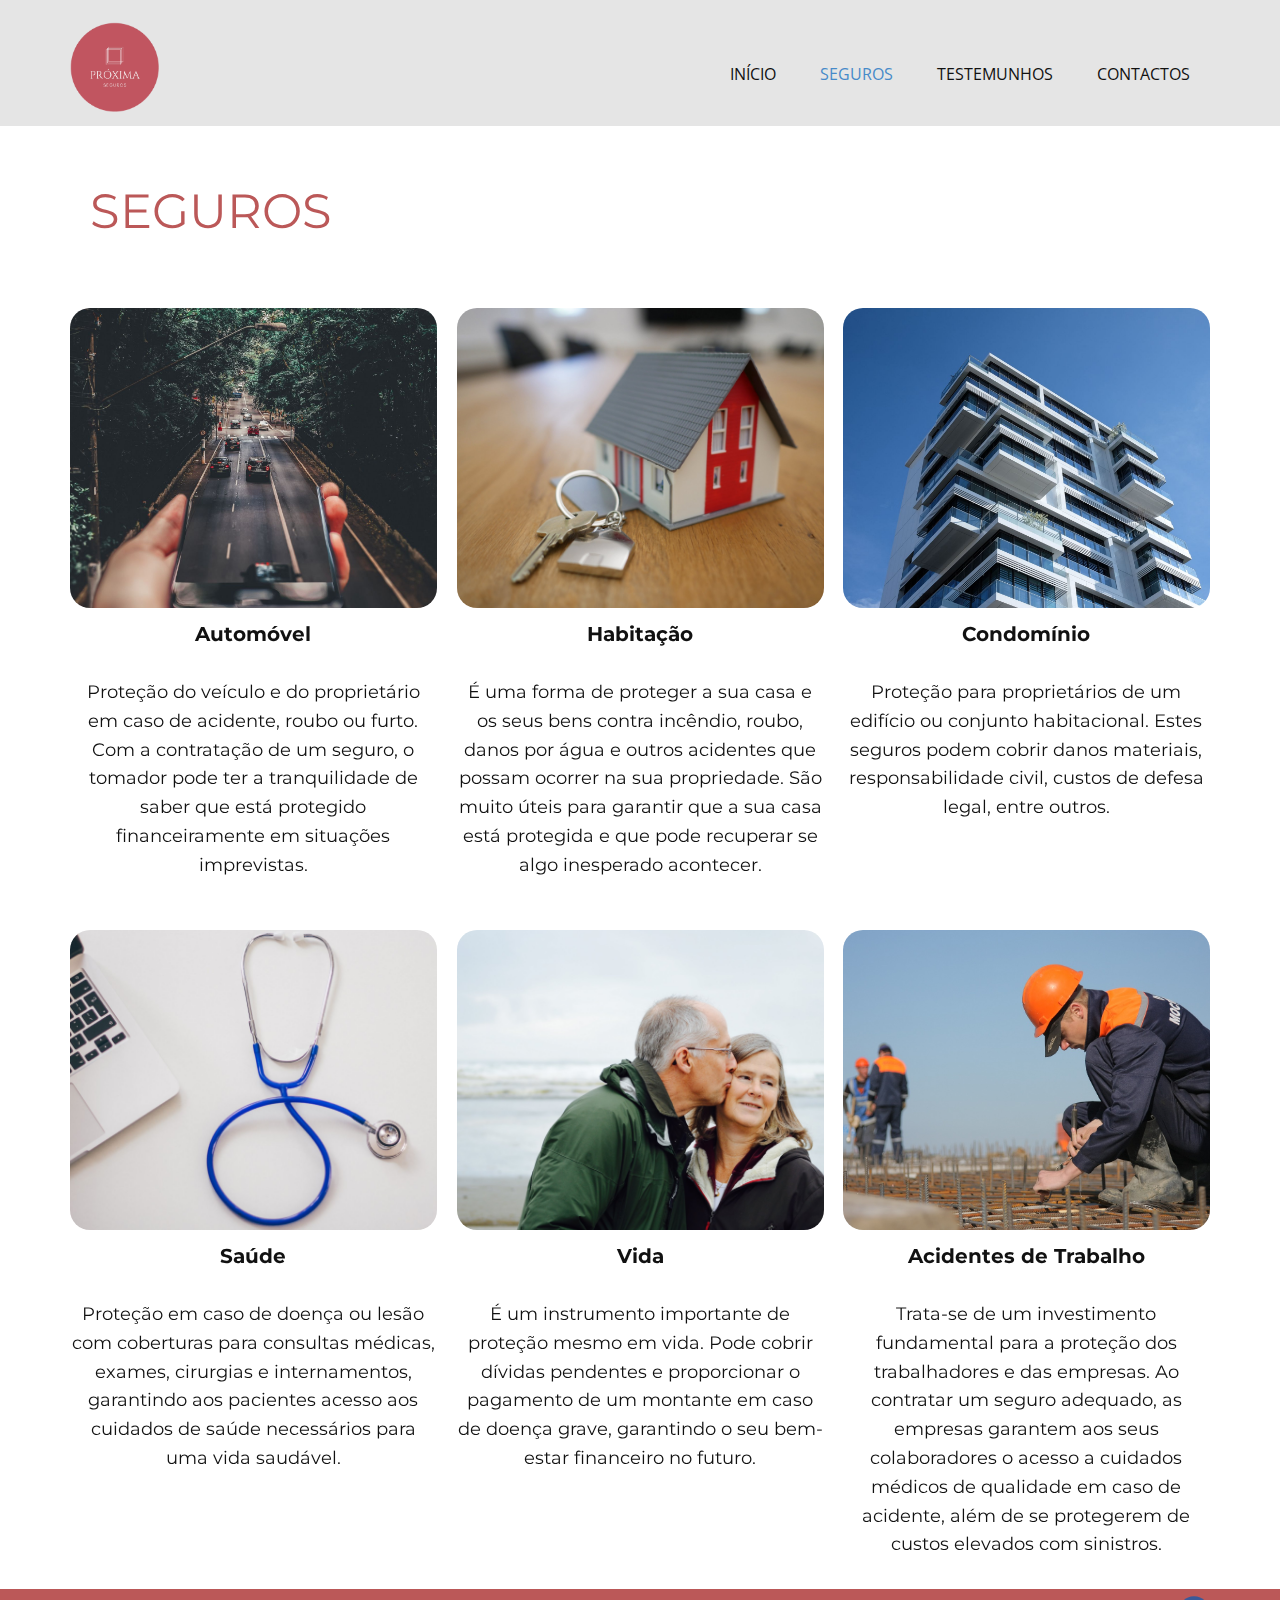
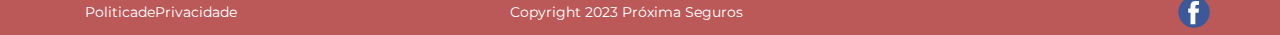
<file: SEGUROS.html>
<!DOCTYPE html>
<html style="font-size: 16px;" lang="pt">
  <head>
    <meta http-equiv="content-type" content="text/html; charset=utf-8">
    <meta name="viewport" content="width=device-width, initial-scale=1.0">
    <meta name="keywords" content="Automóvel, Multiriscos Habitação, Multiriscos Condomínio, Saúde, Vida, Acidentes de Trabalho, Multiriscos Empresa">
    <meta name="description" content="Próxima Seguros, Seguro Automóvel, Seguro Multirriscos Habitação, Seguro de Saúde, Seguro de Vida, Seguro de Acidentes Pessoais, Matosinhos, Bom Preço, Confiança, Simulação, Credibilidade, Dimensão, Segurança">
    <title>SEGUROS</title>
    <link rel="stylesheet" href="nicepage.css" media="screen">
    <link rel="stylesheet" href="SEGUROS.css" media="screen">
    <script class="u-script" type="text/javascript" src="jquery.js" defer="defer"></script>
    <script class="u-script" type="text/javascript" src="nicepage.js" defer="defer"></script>
    <meta name="generator" content="Nicepage 6.11.6, nicepage.com">
    <meta property="og:description" content="Automóvel, Multiriscos Habitação, Multiriscos Condomínio, Saúde, Vida, Acidentes de Trabalho, Multiriscos Empresa">
    <meta property="og:image" content="images/77878.png">
    <link id="u-theme-google-font" rel="stylesheet" href="https://fonts.googleapis.com/css?family=Roboto:100,100i,300,300i,400,400i,500,500i,700,700i,900,900i%7COpen+Sans:300,300i,400,400i,500,500i,600,600i,700,700i,800,800i">
    <link id="u-page-google-font" rel="stylesheet" href="https://fonts.googleapis.com/css?family=Montserrat:100,100i,200,200i,300,300i,400,400i,500,500i,600,600i,700,700i,800,800i,900,900i">
    <script type="application/ld+json">{
		"@context": "http://schema.org",
		"@type": "Organization",
		"name": "Próxima Seguros",
		"logo": "images/77878.png?rand=525e",
		"sameAs": [
				"http://www.facebook.com/ProximaSeguros"
		]
}</script>
    <meta name="theme-color" content="#478ac9">
    <meta property="og:title" content="SEGUROS">
    <meta property="og:type" content="website">
    <meta data-intl-tel-input-cdn-path="intlTelInput/">
  </head>
  <body data-path-to-root="./" data-include-products="false" class="u-body u-xl-mode"
    data-lang="pt">
    <header class="u-clearfix u-grey-10 u-header u-header" id="sec-4ce2">
      <div class="u-clearfix u-sheet u-sheet-1"> <a href="IN%C3%8DCIO.html" class="u-image u-logo u-image-1"
          data-image-width="1092" data-image-height="1099" title="INÍCIO"> <img
            src="images/77878.png?rand=525e" class="u-logo-image u-logo-image-1">
        </a>
        <nav class="u-menu u-menu-one-level u-offcanvas u-menu-1">
          <div class="menu-collapse" style="font-size: 1rem; letter-spacing: 0px;">
            <a class="u-button-style u-custom-left-right-menu-spacing u-custom-padding-bottom u-custom-top-bottom-menu-spacing u-nav-link u-text-active-palette-1-base u-text-hover-palette-2-base"
              href="#">
              <svg class="u-svg-link" viewBox="0 0 24 24"><use xlink="http://www.w3.org/1999/xlink"
                  xlink:href="#menu-hamburger"></use></svg>
              <svg class="u-svg-content" version="1.1" id="menu-hamburger" viewBox="0 0 16 16"
                x="0px" y="0px" xlink="http://www.w3.org/1999/xlink" xmlns="http://www.w3.org/2000/svg"><g><rect
                    y="1" width="16" height="2"></rect><rect y="7" width="16" height="2"></rect><rect
                    y="13" width="16" height="2"></rect>
                </g></svg> </a> </div>
          <div class="u-custom-menu u-nav-container">
            <ul class="u-nav u-unstyled u-nav-1">
              <li class="u-nav-item"><a class="u-button-style u-nav-link u-text-active-palette-1-base u-text-hover-palette-2-base"
                  href="IN%C3%8DCIO.html" style="padding: 10px 20px;">INÍCIO</a>
              </li>
              <li class="u-nav-item"><a class="u-button-style u-nav-link u-text-active-palette-1-base u-text-hover-palette-2-base"
                  href="SEGUROS.html" style="padding: 10px 20px;">SEGUROS</a>
              </li>
              <li class="u-nav-item"><a class="u-button-style u-nav-link u-text-active-palette-1-base u-text-hover-palette-2-base"
                  href="TESTEMUNHOS.html" style="padding: 10px 20px;">TESTEMUNHOS</a>
              </li>
              <li class="u-nav-item"><a class="u-button-style u-nav-link u-text-active-palette-1-base u-text-hover-palette-2-base"
                  href="CONTACTOS.html" style="padding: 10px 20px;">CONTACTOS</a>
              </li>
            </ul>
          </div>
          <div class="u-custom-menu u-nav-container-collapse">
            <div class="u-black u-container-style u-inner-container-layout u-opacity u-opacity-95 u-sidenav">
              <div class="u-inner-container-layout u-sidenav-overflow">
                <div class="u-menu-close"></div>
                <ul class="u-align-center u-nav u-popupmenu-items u-unstyled u-nav-2">
                  <li class="u-nav-item"><a class="u-button-style u-nav-link" href="IN%C3%8DCIO.html">INÍCIO</a>
                  </li>
                  <li class="u-nav-item"><a class="u-button-style u-nav-link" href="SEGUROS.html">SEGUROS</a>
                  </li>
                  <li class="u-nav-item"><a class="u-button-style u-nav-link" href="TESTEMUNHOS.html">TESTEMUNHOS</a>
                  </li>
                  <li class="u-nav-item"><a class="u-button-style u-nav-link" href="CONTACTOS.html">CONTACTOS</a>
                  </li>
                </ul>
              </div>
            </div>
            <div class="u-black u-menu-overlay u-opacity u-opacity-70"></div>
          </div>
        </nav>
      </div>
    </header>
    <section class="u-align-center u-clearfix u-white u-section-1" id="carousel_c28a">
      <div class="u-clearfix u-sheet u-valign-bottom u-sheet-1">
        <h2 class="u-align-center u-custom-font u-font-montserrat u-text u-text-custom-color-1 u-text-default u-text-1"
          data-animation-name="customAnimationIn" data-animation-duration="1500"
          data-animation-delay="0">SEGUROS</h2>
        <div class="u-expanded-width u-layout-grid u-list u-list-1">
          <div class="u-repeater u-repeater-1">
            <div class="u-align-center u-container-style u-list-item u-repeater-item u-shape-rectangle u-list-item-1"
              data-animation-name="customAnimationIn" data-animation-duration="1500"
              data-animation-delay="500">
              <div class="u-container-layout u-similar-container u-valign-top u-container-layout-1">
                <img class="u-expanded-width u-image u-image-round u-radius-20 u-image-1"
                  src="images/pexels-matheus-bertelli-799443.jpg" alt="" data-image-width="3504"
                  data-image-height="5256">
                <h5 class="u-custom-font u-font-montserrat u-hover-feature u-text u-text-2">Automóvel</h5>
                <p class="u-custom-font u-font-montserrat u-text u-text-3">
                  Proteção do veículo e do proprietário em caso de acidente,
                  roubo ou furto. Com a contratação de um seguro, o tomador pode
                  ter a tranquilidade de saber que está protegido
                  financeiramente em situações imprevistas.</p>
              </div>
            </div>
            <div class="u-align-center u-container-style u-list-item u-repeater-item u-shape-rectangle u-list-item-2"
              data-animation-name="customAnimationIn" data-animation-duration="1500"
              data-animation-delay="500">
              <div class="u-container-layout u-similar-container u-valign-top u-container-layout-2">
                <img class="u-expanded-width u-image u-image-round u-radius-20 u-image-2"
                  src="images/tierra-mallorca-rgJ1J8SDEAY-unsplash.jpg" alt="" data-image-width="4592"
                  data-image-height="3448">
                <h5 class="u-custom-font u-font-montserrat u-hover-feature u-text u-text-4">Habitação</h5>
                <p class="u-custom-font u-font-montserrat u-text u-text-5"> É
                  uma forma de proteger a sua casa e os seus bens contra
                  incêndio, roubo, danos por água e outros acidentes que possam
                  ocorrer na sua propriedade. São muito úteis para garantir que
                  a sua casa está protegida e que pode recuperar se algo
                  inesperado acontecer.</p>
              </div>
            </div>
            <div class="u-align-center u-container-style u-list-item u-repeater-item u-shape-rectangle u-list-item-3"
              data-animation-name="customAnimationIn" data-animation-duration="1500"
              data-animation-delay="500">
              <div class="u-container-layout u-similar-container u-valign-top u-container-layout-3">
                <img class="u-expanded-width u-image u-image-round u-radius-20 u-image-3"
                  src="images/pexels-timur-saglambilek-87223.jpg" alt="" data-image-width="4895"
                  data-image-height="2962">
                <h5 class="u-custom-font u-font-montserrat u-hover-feature u-text u-text-6">Condomínio</h5>
                <p class="u-custom-font u-font-montserrat u-text u-text-7">
                  Proteção para proprietários de um edifício ou conjunto
                  habitacional. Estes seguros podem cobrir danos materiais,
                  responsabilidade civil, custos de defesa legal, entre outros.</p>
              </div>
            </div>
            <div class="u-align-center u-container-style u-list-item u-repeater-item u-shape-rectangle u-list-item-4"
              data-animation-name="customAnimationIn" data-animation-duration="1500"
              data-animation-delay="500">
              <div class="u-container-layout u-similar-container u-valign-top u-container-layout-4">
                <img class="u-expanded-width u-image u-image-round u-radius-20 u-image-4"
                  src="images/pexels-negative-space-48604.jpg" alt="" data-image-width="3849"
                  data-image-height="2456">
                <h5 class="u-custom-font u-font-montserrat u-hover-feature u-text u-text-8">Saúde</h5>
                <p class="u-custom-font u-font-montserrat u-text u-text-9">
                  Proteção em caso de doença ou lesão com coberturas para
                  consultas médicas, exames, cirurgias e internamentos,
                  garantindo aos pacientes acesso aos cuidados de saúde
                  necessários para uma vida saudável.</p>
              </div>
            </div>
            <div class="u-align-center u-container-style u-list-item u-repeater-item u-shape-rectangle u-list-item-5"
              data-animation-name="customAnimationIn" data-animation-duration="1500"
              data-animation-delay="500">
              <div class="u-container-layout u-similar-container u-valign-top u-container-layout-5">
                <img class="u-expanded-width u-image u-image-round u-radius-20 u-image-5"
                  src="images/esther-ann-glpYh1cWf0o-unsplash.jpg" alt="" data-image-width="5429"
                  data-image-height="3611">
                <h5 class="u-custom-font u-font-montserrat u-hover-feature u-text u-text-10">Vida</h5>
                <p class="u-custom-font u-font-montserrat u-text u-text-11"> É
                  um instrumento importante de proteção mesmo em vida. Pode
                  cobrir dívidas pendentes e proporcionar o pagamento de um
                  montante em caso de doença grave, garantindo o seu bem-estar
                  financeiro no futuro.</p>
              </div>
            </div>
            <div class="u-align-center u-container-style u-list-item u-repeater-item u-shape-rectangle u-list-item-6"
              data-animation-name="customAnimationIn" data-animation-duration="1500"
              data-animation-delay="500">
              <div class="u-container-layout u-similar-container u-valign-top u-container-layout-6">
                <img class="u-expanded-width u-image u-image-round u-radius-20 u-image-6"
                  src="images/expression-3073830_1280.jpg" alt="" data-image-width="1280"
                  data-image-height="853">
                <h5 class="u-custom-font u-font-montserrat u-hover-feature u-text u-text-12">Acidentes
                  de Trabalho</h5>
                <p class="u-custom-font u-font-montserrat u-text u-text-13">
                  Trata-se de um investimento fundamental para a
                  proteção dos trabalhadores e das empresas. Ao contratar um
                  seguro adequado, as
                  empresas garantem aos seus colaboradores o acesso a cuidados
                  médicos de qualidade
                  em caso de acidente, além de se protegerem de custos elevados
                  com sinistros.</p>
              </div>
            </div>
          </div>
        </div>
      </div>
    </section>
    <footer class="u-align-center u-clearfix u-custom-color-1 u-footer u-footer"
      id="sec-3bac">
      <div class="u-clearfix u-sheet u-sheet-1">
        <div class="u-social-icons u-spacing-10 u-social-icons-1"> <a class="u-social-url"
            title="facebook" target="_blank" href="http://www.facebook.com/ProximaSeguros"><span
              class="u-icon u-social-facebook u-social-icon u-icon-1"><svg class="u-svg-link"
                preserveAspectRatio="xMidYMin slice" viewBox="0 0 112 112" style=""><use
                  xlink="http://www.w3.org/1999/xlink" xlink:href="#svg-c366"></use></svg><svg
                class="u-svg-content" viewBox="0 0 112 112" x="0" y="0" id="svg-c366"><circle
                  fill="currentColor" cx="56.1" cy="56.1" r="55"></circle><path
                  fill="#FFFFFF" d="M73.5,31.6h-9.1c-1.4,0-3.6,0.8-3.6,3.9v8.5h12.6L72,58.3H60.8v40.8H43.9V58.3h-8V43.9h8v-9.2
c0-6.7,3.1-17,17-17h12.5v13.9H73.5z"></path></svg></span> </a> </div>
        <p class="u-custom-font u-font-montserrat u-small-text u-text u-text-variant u-text-1">Copyright
          2023 Próxima Seguros</p>
        <h6 class="u-custom-font u-font-montserrat u-headline u-text u-text-default u-text-2">
          <a class="u-active-none u-border-none u-btn u-button-link u-button-style u-hover-none u-none u-text-white u-btn-1"
            data-href="PoliticadePrivacidade.html" data-target="_blank" href="PoliticadePrivacidade.html"
            rel="nofollow">PoliticadePrivacidade</a> </h6>
      </div>
    </footer>
  </body>
</html>
</file>
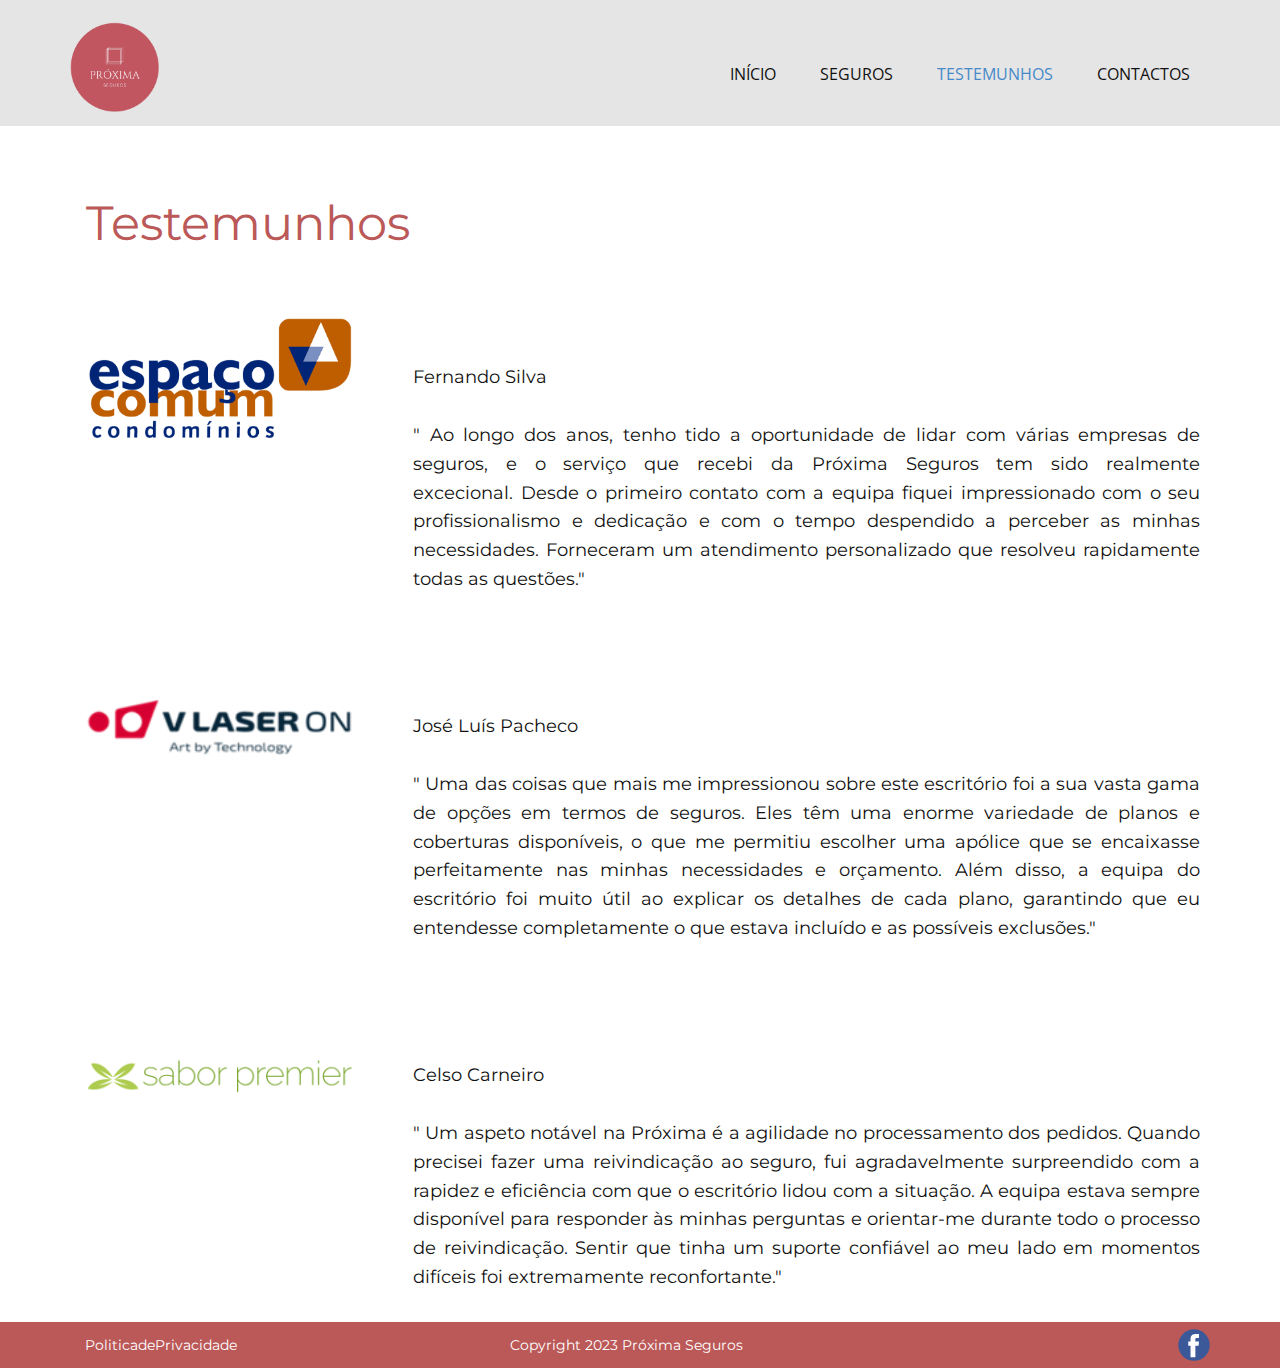
<file: TESTEMUNHOS.html>
<!DOCTYPE html>
<html style="font-size: 16px;" lang="pt">
  <head>
    <meta http-equiv="content-type" content="text/html; charset=utf-8">
    <meta name="viewport" content="width=device-width, initial-scale=1.0">
    <meta name="keywords" content="Testemunhos de clientes">
    <meta name="description" content="Próxima Seguros, Seguro Automóvel, Seguro Multirriscos Habitação, Seguro de Saúde, Seguro de Vida, Seguro de Acidentes Pessoais, Matosinhos, Bom Preço, Confiança, Simulação, Credibilidade, Dimensão, Segurança">
    <title>TESTEMUNHOS</title>
    <link rel="stylesheet" href="nicepage.css" media="screen">
    <link rel="stylesheet" href="TESTEMUNHOS.css" media="screen">
    <script class="u-script" type="text/javascript" src="jquery.js" defer="defer"></script>
    <script class="u-script" type="text/javascript" src="nicepage.js" defer="defer"></script>
    <meta name="generator" content="Nicepage 6.11.6, nicepage.com">
    <meta property="og:description" content="Testemunhos de clientes">
    <meta property="og:image" content="images/77878.png">
    <link id="u-theme-google-font" rel="stylesheet" href="https://fonts.googleapis.com/css?family=Roboto:100,100i,300,300i,400,400i,500,500i,700,700i,900,900i%7COpen+Sans:300,300i,400,400i,500,500i,600,600i,700,700i,800,800i">
    <link id="u-page-google-font" rel="stylesheet" href="https://fonts.googleapis.com/css?family=Montserrat:100,100i,200,200i,300,300i,400,400i,500,500i,600,600i,700,700i,800,800i,900,900i">
    <script type="application/ld+json">{
		"@context": "http://schema.org",
		"@type": "Organization",
		"name": "Próxima Seguros",
		"logo": "images/77878.png?rand=525e",
		"sameAs": [
				"http://www.facebook.com/ProximaSeguros"
		]
}</script>
    <meta name="theme-color" content="#478ac9">
    <meta property="og:title" content="TESTEMUNHOS">
    <meta property="og:type" content="website">
    <meta data-intl-tel-input-cdn-path="intlTelInput/">
  </head>
  <body data-path-to-root="./" data-include-products="false" class="u-body u-xl-mode"
    data-lang="pt">
    <header class="u-clearfix u-grey-10 u-header u-header" id="sec-4ce2">
      <div class="u-clearfix u-sheet u-sheet-1"> <a href="IN%C3%8DCIO.html" class="u-image u-logo u-image-1"
          data-image-width="1092" data-image-height="1099" title="INÍCIO"> <img
            src="images/77878.png?rand=525e" class="u-logo-image u-logo-image-1">
        </a>
        <nav class="u-menu u-menu-one-level u-offcanvas u-menu-1">
          <div class="menu-collapse" style="font-size: 1rem; letter-spacing: 0px;">
            <a class="u-button-style u-custom-left-right-menu-spacing u-custom-padding-bottom u-custom-top-bottom-menu-spacing u-nav-link u-text-active-palette-1-base u-text-hover-palette-2-base"
              href="#">
              <svg class="u-svg-link" viewBox="0 0 24 24"><use xlink="http://www.w3.org/1999/xlink"
                  xlink:href="#menu-hamburger"></use></svg>
              <svg class="u-svg-content" version="1.1" id="menu-hamburger" viewBox="0 0 16 16"
                x="0px" y="0px" xlink="http://www.w3.org/1999/xlink" xmlns="http://www.w3.org/2000/svg"><g><rect
                    y="1" width="16" height="2"></rect><rect y="7" width="16" height="2"></rect><rect
                    y="13" width="16" height="2"></rect>
                </g></svg> </a> </div>
          <div class="u-custom-menu u-nav-container">
            <ul class="u-nav u-unstyled u-nav-1">
              <li class="u-nav-item"><a class="u-button-style u-nav-link u-text-active-palette-1-base u-text-hover-palette-2-base"
                  href="IN%C3%8DCIO.html" style="padding: 10px 20px;">INÍCIO</a>
              </li>
              <li class="u-nav-item"><a class="u-button-style u-nav-link u-text-active-palette-1-base u-text-hover-palette-2-base"
                  href="SEGUROS.html" style="padding: 10px 20px;">SEGUROS</a>
              </li>
              <li class="u-nav-item"><a class="u-button-style u-nav-link u-text-active-palette-1-base u-text-hover-palette-2-base"
                  href="TESTEMUNHOS.html" style="padding: 10px 20px;">TESTEMUNHOS</a>
              </li>
              <li class="u-nav-item"><a class="u-button-style u-nav-link u-text-active-palette-1-base u-text-hover-palette-2-base"
                  href="CONTACTOS.html" style="padding: 10px 20px;">CONTACTOS</a>
              </li>
            </ul>
          </div>
          <div class="u-custom-menu u-nav-container-collapse">
            <div class="u-black u-container-style u-inner-container-layout u-opacity u-opacity-95 u-sidenav">
              <div class="u-inner-container-layout u-sidenav-overflow">
                <div class="u-menu-close"></div>
                <ul class="u-align-center u-nav u-popupmenu-items u-unstyled u-nav-2">
                  <li class="u-nav-item"><a class="u-button-style u-nav-link" href="IN%C3%8DCIO.html">INÍCIO</a>
                  </li>
                  <li class="u-nav-item"><a class="u-button-style u-nav-link" href="SEGUROS.html">SEGUROS</a>
                  </li>
                  <li class="u-nav-item"><a class="u-button-style u-nav-link" href="TESTEMUNHOS.html">TESTEMUNHOS</a>
                  </li>
                  <li class="u-nav-item"><a class="u-button-style u-nav-link" href="CONTACTOS.html">CONTACTOS</a>
                  </li>
                </ul>
              </div>
            </div>
            <div class="u-black u-menu-overlay u-opacity u-opacity-70"></div>
          </div>
        </nav>
      </div>
    </header>
    <section class="u-clearfix u-section-1" id="carousel_c679">
      <div class="u-clearfix u-sheet u-valign-bottom u-sheet-1">
        <h2 class="u-custom-font u-font-montserrat u-text u-text-custom-color-1 u-text-default u-text-1">Testemunhos
          </h2>
        <div class="u-expanded-width u-list u-list-1">
          <div class="u-repeater u-repeater-1">
            <div class="u-align-justify u-container-align-left-lg u-container-align-left-md u-container-align-left-sm u-container-align-left-xs u-container-style u-list-item u-repeater-item">
              <div class="u-container-layout u-similar-container u-valign-bottom u-container-layout-1">
                <img class="u-image u-image-contain u-image-round u-radius u-image-1"
                  src="images/logo.png" alt="" data-image-width="400" data-image-height="197">
                <p class="u-custom-font u-font-montserrat u-text u-text-2">
                  Fernando Silva<br>
                  <br>
                  " Ao longo dos anos, tenho tido a oportunidade de lidar com
                  várias empresas de seguros, e o serviço que recebi da Próxima
                  Seguros tem sido realmente excecional.&nbsp;Desde o primeiro
                  contato com a equipa fiquei impressionado com o seu
                  profissionalismo e dedicação e com o tempo despendido a
                  perceber as minhas necessidades.&nbsp;Forneceram um
                  atendimento personalizado que resolveu rapidamente todas as
                  questões."<br>
                </p>
              </div>
            </div>
            <div class="u-align-justify u-container-align-left-lg u-container-align-left-md u-container-align-left-sm u-container-align-left-xs u-container-style u-list-item u-repeater-item">
              <div class="u-container-layout u-similar-container u-valign-bottom u-container-layout-2">
                <img class="u-image u-image-contain u-image-round u-radius u-image-2"
                  src="images/image001.png" alt="" data-image-width="203" data-image-height="42">
                <p class="u-custom-font u-font-montserrat u-text u-text-3">José
                  Luís Pacheco<br>
                  <br>
                  " Uma das coisas que mais me impressionou sobre este
                  escritório foi a sua vasta gama de opções em termos de
                  seguros. Eles têm uma enorme variedade de planos e coberturas
                  disponíveis, o que me permitiu escolher uma apólice que se
                  encaixasse perfeitamente nas minhas necessidades e orçamento.
                  Além disso, a equipa do escritório foi muito útil ao explicar
                  os detalhes de cada plano, garantindo que eu entendesse
                  completamente o que estava incluído e as possíveis exclusões."<br>
                </p>
              </div>
            </div>
            <div class="u-align-justify u-container-align-left-lg u-container-align-left-md u-container-align-left-sm u-container-align-left-xs u-container-style u-list-item u-repeater-item">
              <div class="u-container-layout u-similar-container u-valign-bottom u-container-layout-3">
                <img class="u-image u-image-contain u-image-round u-radius u-image-3"
                  src="images/saborpremier.png" alt="" data-image-width="554" data-image-height="90">
                <p class="u-custom-font u-font-montserrat u-text u-text-4">Celso
                  Carneiro<br>
                  <br>
                  " Um aspeto notável na Próxima é a agilidade no processamento
                  dos pedidos. Quando precisei fazer uma reivindicação ao
                  seguro, fui agradavelmente surpreendido com a rapidez e
                  eficiência com que o escritório lidou com a situação. A equipa
                  estava sempre disponível para responder às minhas perguntas e
                  orientar-me durante todo o processo de reivindicação. Sentir
                  que tinha um suporte confiável ao meu lado em momentos
                  difíceis foi extremamente reconfortante."<br>
                </p>
              </div>
            </div>
          </div>
        </div>
      </div>
    </section>
    <footer class="u-align-center u-clearfix u-custom-color-1 u-footer u-footer"
      id="sec-3bac">
      <div class="u-clearfix u-sheet u-sheet-1">
        <div class="u-social-icons u-spacing-10 u-social-icons-1"> <a class="u-social-url"
            title="facebook" target="_blank" href="http://www.facebook.com/ProximaSeguros"><span
              class="u-icon u-social-facebook u-social-icon u-icon-1"><svg class="u-svg-link"
                preserveAspectRatio="xMidYMin slice" viewBox="0 0 112 112" style=""><use
                  xlink="http://www.w3.org/1999/xlink" xlink:href="#svg-c366"></use></svg><svg
                class="u-svg-content" viewBox="0 0 112 112" x="0" y="0" id="svg-c366"><circle
                  fill="currentColor" cx="56.1" cy="56.1" r="55"></circle><path
                  fill="#FFFFFF" d="M73.5,31.6h-9.1c-1.4,0-3.6,0.8-3.6,3.9v8.5h12.6L72,58.3H60.8v40.8H43.9V58.3h-8V43.9h8v-9.2
c0-6.7,3.1-17,17-17h12.5v13.9H73.5z"></path></svg></span> </a> </div>
        <p class="u-custom-font u-font-montserrat u-small-text u-text u-text-variant u-text-1">Copyright
          2023 Próxima Seguros</p>
        <h6 class="u-custom-font u-font-montserrat u-headline u-text u-text-default u-text-2">
          <a class="u-active-none u-border-none u-btn u-button-link u-button-style u-hover-none u-none u-text-white u-btn-1"
            data-href="PoliticadePrivacidade.html" data-target="_blank" href="PoliticadePrivacidade.html"
            rel="nofollow">PoliticadePrivacidade</a> </h6>
      </div>
    </footer>
  </body>
</html>
</file>
